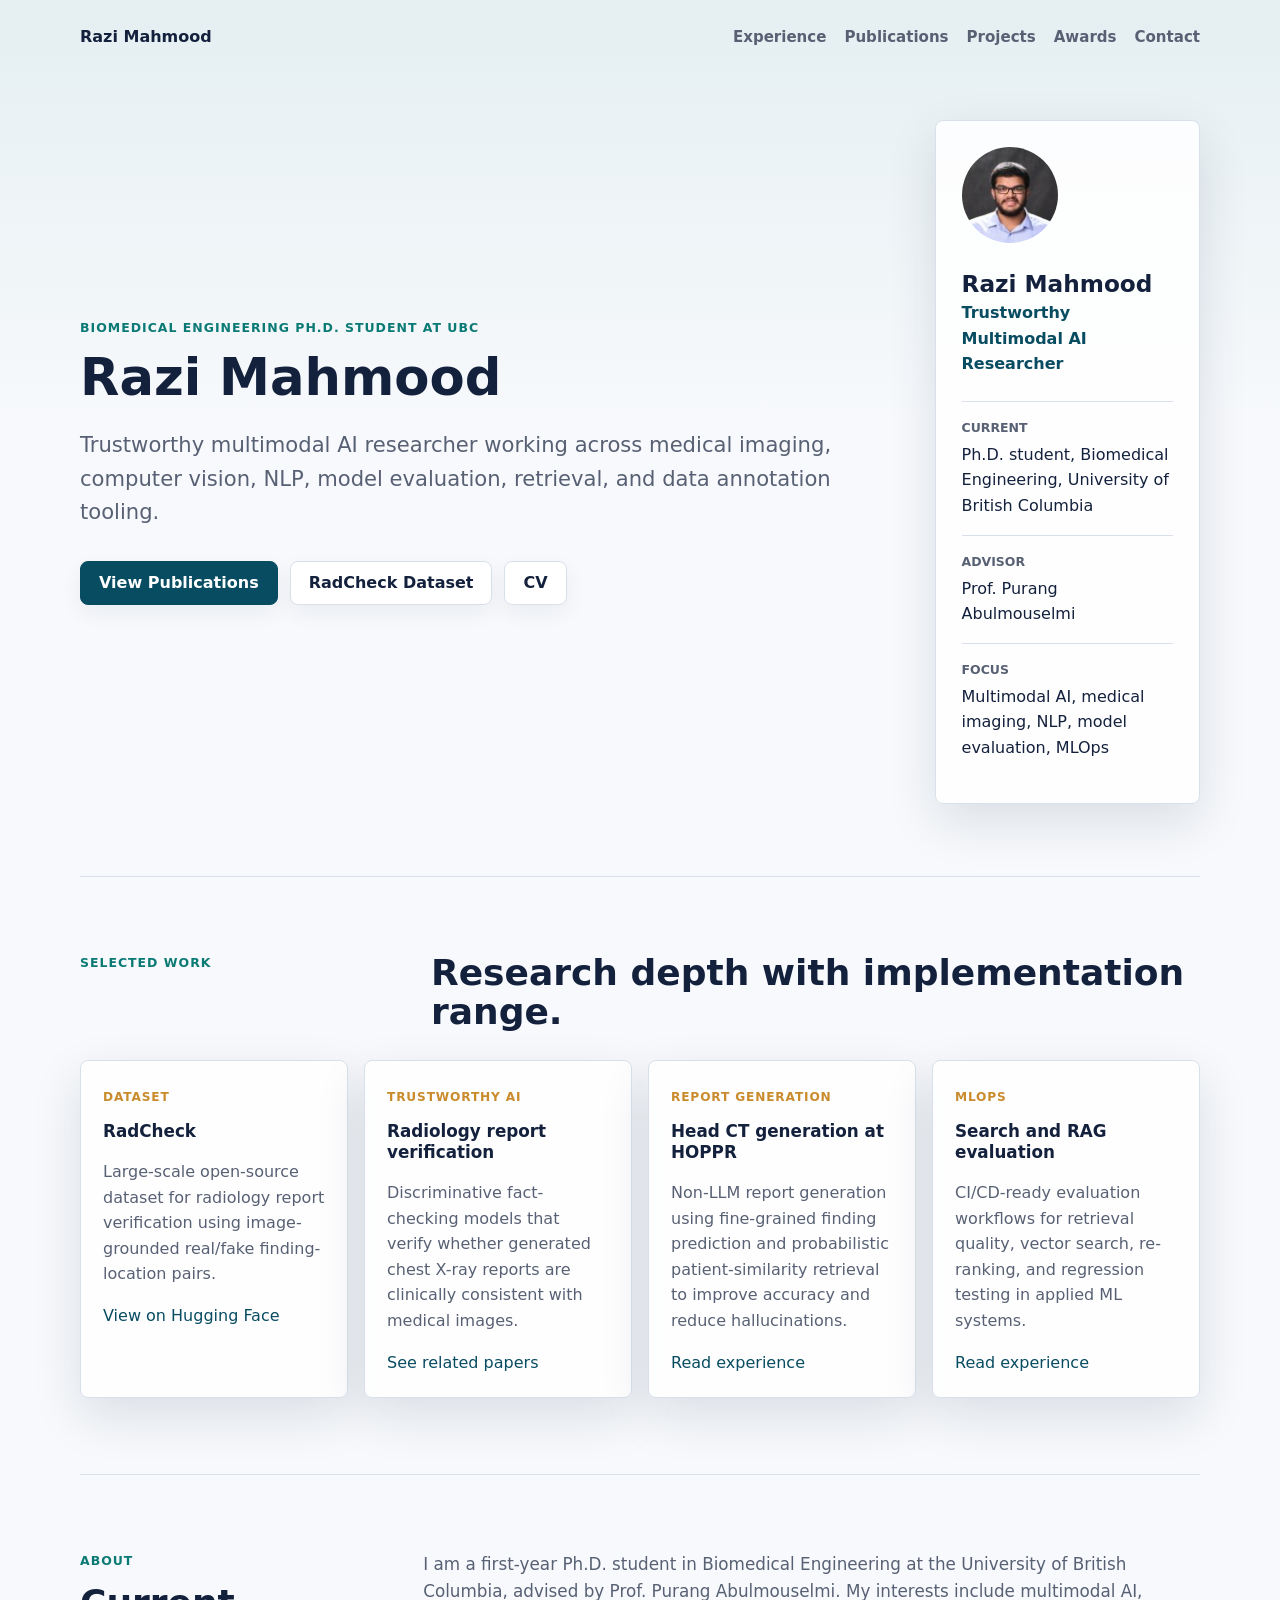
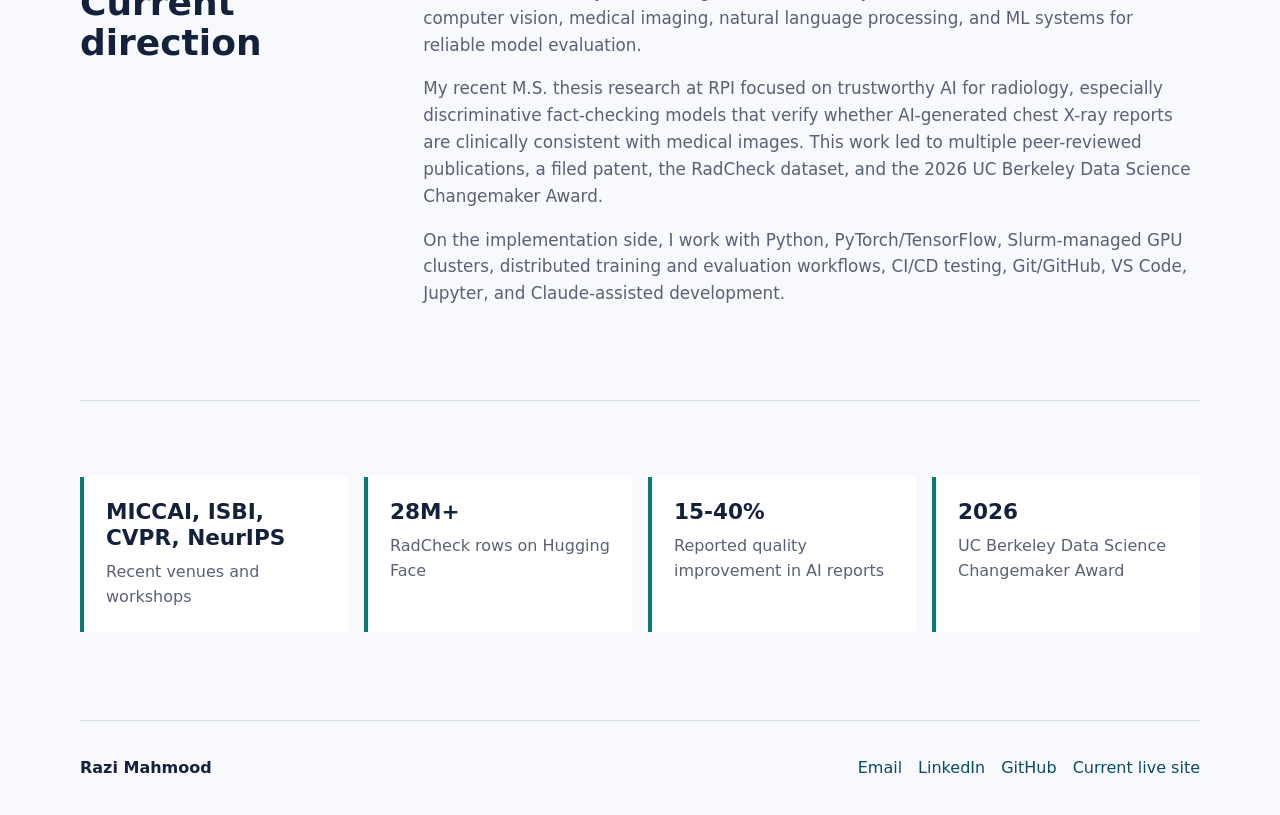
<file: index.html>
<!doctype html>
<html lang="en">
  <head>
    <meta charset="utf-8" />
    <meta name="viewport" content="width=device-width, initial-scale=1" />
    <title>Razi Mahmood | Trustworthy Multimodal AI</title>
    <meta
      name="description"
      content="Razi Mahmood is a Biomedical Engineering Ph.D. student at UBC working across trustworthy multimodal AI, medical imaging, computer vision, NLP, and model evaluation."
    />
    <link rel="stylesheet" href="assets/css/site.css" />
  </head>
  <body>
    <header class="site-header">
      <a class="brand" href="index.html">Razi Mahmood</a>
      <nav class="nav" aria-label="Main navigation">
        <a href="experience.html">Experience</a>
        <a href="publications.html">Publications</a>
        <a href="projects.html">Projects</a>
        <a href="awards.html">Awards</a>
        <a href="contact.html">Contact</a>
      </nav>
    </header>

    <main>
      <section class="hero">
        <div class="hero-copy">
          <p class="eyebrow">Biomedical Engineering Ph.D. Student at UBC</p>
          <h1>Razi Mahmood</h1>
          <p class="lead">
            Trustworthy multimodal AI researcher working across medical imaging, computer vision, NLP,
            model evaluation, retrieval, and data annotation tooling.
          </p>
          <div class="hero-actions">
            <a class="button primary" href="publications.html">View Publications</a>
            <a class="button" href="https://huggingface.co/datasets/razi-mahmood/RadCheck">RadCheck Dataset</a>
            <a class="button" href="reports/RaziMahmood_graduateCV.pdf">CV</a>
          </div>
        </div>
        <aside class="profile-panel" aria-label="Profile summary">
          <img src="images/razipic.jpg" alt="Razi Mahmood" />
          <h2>Razi Mahmood</h2>
          <p>Trustworthy Multimodal AI Researcher</p>
          <dl>
            <div>
              <dt>Current</dt>
              <dd>Ph.D. student, Biomedical Engineering, University of British Columbia</dd>
            </div>
            <div>
              <dt>Advisor</dt>
              <dd>Prof. Purang Abulmouselmi</dd>
            </div>
            <div>
              <dt>Focus</dt>
              <dd>Multimodal AI, medical imaging, NLP, model evaluation, MLOps</dd>
            </div>
          </dl>
        </aside>
      </section>

      <section class="section">
        <div class="section-heading">
          <p class="eyebrow">Selected Work</p>
          <h2>Research depth with implementation range.</h2>
        </div>
        <div class="work-grid">
          <article class="work-card">
            <span class="tag">Dataset</span>
            <h3>RadCheck</h3>
            <p>
              Large-scale open-source dataset for radiology report verification using image-grounded real/fake
              finding-location pairs.
            </p>
            <a href="https://huggingface.co/datasets/razi-mahmood/RadCheck">View on Hugging Face</a>
          </article>
          <article class="work-card">
            <span class="tag">Trustworthy AI</span>
            <h3>Radiology report verification</h3>
            <p>
              Discriminative fact-checking models that verify whether generated chest X-ray reports are clinically
              consistent with medical images.
            </p>
            <a href="publications.html">See related papers</a>
          </article>
          <article class="work-card">
            <span class="tag">Report Generation</span>
            <h3>Head CT generation at HOPPR</h3>
            <p>
              Non-LLM report generation using fine-grained finding prediction and probabilistic patient-similarity
              retrieval to improve accuracy and reduce hallucinations.
            </p>
            <a href="experience.html">Read experience</a>
          </article>
          <article class="work-card">
            <span class="tag">MLOps</span>
            <h3>Search and RAG evaluation</h3>
            <p>
              CI/CD-ready evaluation workflows for retrieval quality, vector search, re-ranking, and regression
              testing in applied ML systems.
            </p>
            <a href="experience.html#ibm-storage">Read experience</a>
          </article>
        </div>
      </section>

      <section class="section split">
        <div>
          <p class="eyebrow">About</p>
          <h2>Current direction</h2>
        </div>
        <div class="prose">
          <p>
            I am a first-year Ph.D. student in Biomedical Engineering at the University of British Columbia, advised by
            Prof. Purang Abulmouselmi. My interests include multimodal AI, computer vision, medical imaging, natural
            language processing, and ML systems for reliable model evaluation.
          </p>
          <p>
            My recent M.S. thesis research at RPI focused on trustworthy AI for radiology, especially discriminative
            fact-checking models that verify whether AI-generated chest X-ray reports are clinically consistent with
            medical images. This work led to multiple peer-reviewed publications, a filed patent, the RadCheck dataset,
            and the 2026 UC Berkeley Data Science Changemaker Award.
          </p>
          <p>
            On the implementation side, I work with Python, PyTorch/TensorFlow, Slurm-managed GPU clusters,
            distributed training and evaluation workflows, CI/CD testing, Git/GitHub, VS Code, Jupyter, and
            Claude-assisted development.
          </p>
        </div>
      </section>

      <section class="section metrics">
        <div>
          <strong>MICCAI, ISBI, CVPR, NeurIPS</strong>
          <span>Recent venues and workshops</span>
        </div>
        <div>
          <strong>28M+</strong>
          <span>RadCheck rows on Hugging Face</span>
        </div>
        <div>
          <strong>15-40%</strong>
          <span>Reported quality improvement in AI reports</span>
        </div>
        <div>
          <strong>2026</strong>
          <span>UC Berkeley Data Science Changemaker Award</span>
        </div>
      </section>
    </main>

    <footer class="site-footer">
      <p>Razi Mahmood</p>
      <div>
        <a href="mailto:raziuddin.mahmood@gmail.com">Email</a>
        <a href="https://www.linkedin.com/in/razi-mahmood/">LinkedIn</a>
        <a href="https://github.com/Razi-Mahmood">GitHub</a>
        <a href="https://razi-mahmood.github.io/">Current live site</a>
      </div>
    </footer>
  </body>
</html>
</file>
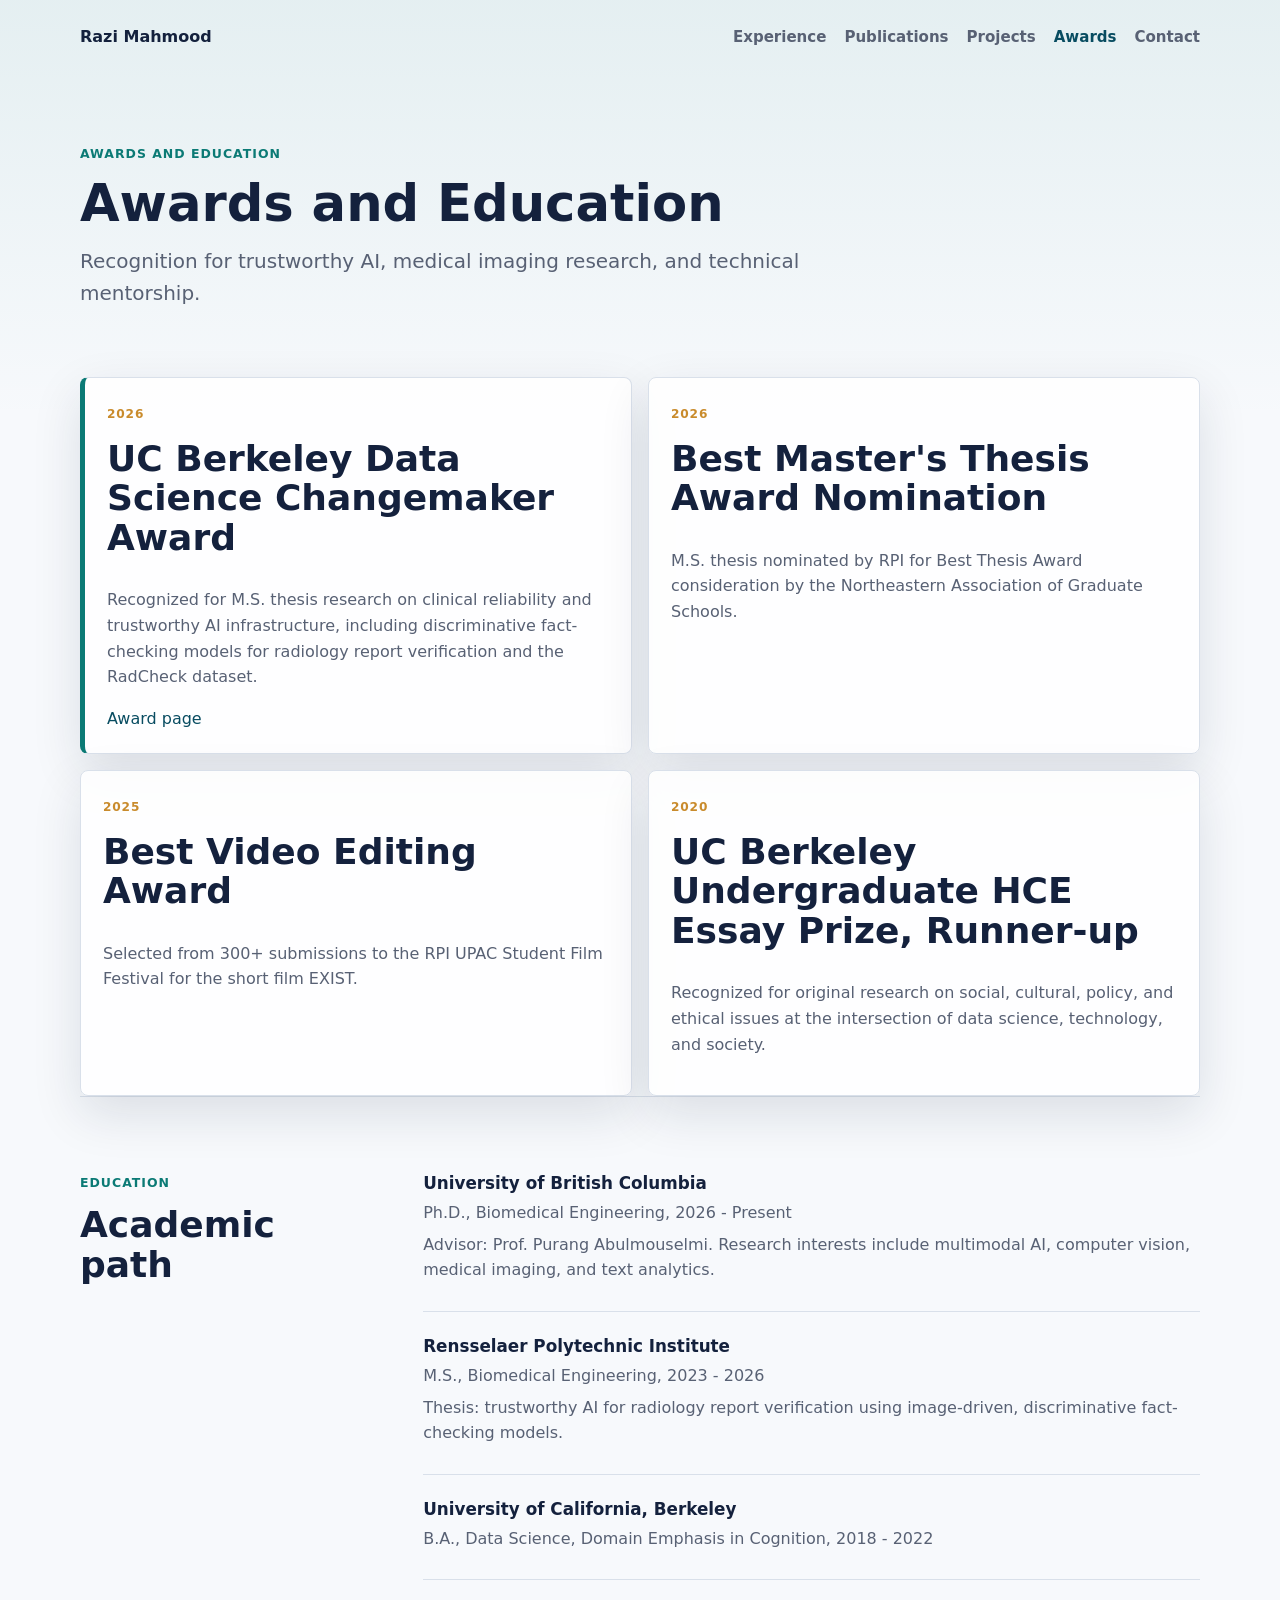
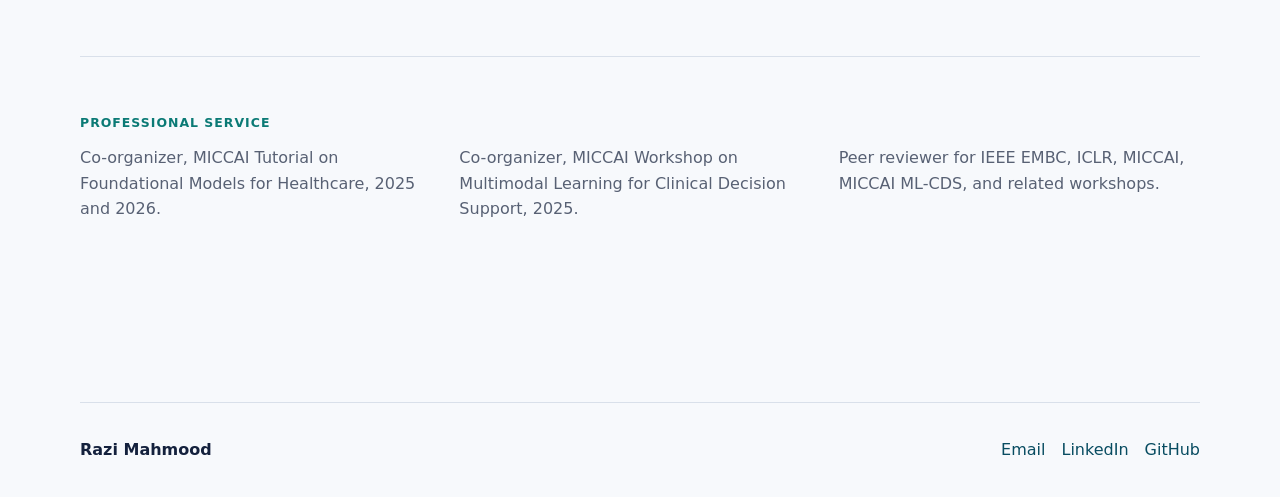
<file: awards.html>
<!doctype html>
<html lang="en">
  <head>
    <meta charset="utf-8" />
    <meta name="viewport" content="width=device-width, initial-scale=1" />
    <title>Awards and Education | Razi Mahmood</title>
    <meta name="description" content="Education, awards, and service for Razi Mahmood." />
    <link rel="stylesheet" href="assets/css/site.css" />
  </head>
  <body>
    <header class="site-header">
      <a class="brand" href="index.html">Razi Mahmood</a>
      <nav class="nav" aria-label="Main navigation">
        <a href="experience.html">Experience</a>
        <a href="publications.html">Publications</a>
        <a href="projects.html">Projects</a>
        <a href="awards.html" aria-current="page">Awards</a>
        <a href="contact.html">Contact</a>
      </nav>
    </header>

    <main class="page">
      <section class="page-hero">
        <p class="eyebrow">Awards and Education</p>
        <h1>Awards and Education</h1>
        <p class="page-lead">Recognition for trustworthy AI, medical imaging research, and technical mentorship.</p>
      </section>

      <section class="award-list">
        <article class="award-card highlight">
          <span>2026</span>
          <h2>UC Berkeley Data Science Changemaker Award</h2>
          <p>
            Recognized for M.S. thesis research on clinical reliability and trustworthy AI infrastructure, including
            discriminative fact-checking models for radiology report verification and the RadCheck dataset.
          </p>
          <a href="https://cdss.berkeley.edu/dsus/2026-data-science-alumni-award-recipients">Award page</a>
        </article>

        <article class="award-card">
          <span>2026</span>
          <h2>Best Master's Thesis Award Nomination</h2>
          <p>
            M.S. thesis nominated by RPI for Best Thesis Award consideration by the Northeastern Association of
            Graduate Schools.
          </p>
        </article>

        <article class="award-card">
          <span>2025</span>
          <h2>Best Video Editing Award</h2>
          <p>Selected from 300+ submissions to the RPI UPAC Student Film Festival for the short film EXIST.</p>
        </article>

        <article class="award-card">
          <span>2020</span>
          <h2>UC Berkeley Undergraduate HCE Essay Prize, Runner-up</h2>
          <p>
            Recognized for original research on social, cultural, policy, and ethical issues at the intersection of
            data science, technology, and society.
          </p>
        </article>
      </section>

      <section class="section split">
        <div>
          <p class="eyebrow">Education</p>
          <h2>Academic path</h2>
        </div>
        <div class="education-list">
          <article>
            <h3>University of British Columbia</h3>
            <p>Ph.D., Biomedical Engineering, 2026 - Present</p>
            <p>Advisor: Prof. Purang Abulmouselmi. Research interests include multimodal AI, computer vision, medical imaging, and text analytics.</p>
          </article>
          <article>
            <h3>Rensselaer Polytechnic Institute</h3>
            <p>M.S., Biomedical Engineering, 2023 - 2026</p>
            <p>Thesis: trustworthy AI for radiology report verification using image-driven, discriminative fact-checking models.</p>
          </article>
          <article>
            <h3>University of California, Berkeley</h3>
            <p>B.A., Data Science, Domain Emphasis in Cognition, 2018 - 2022</p>
          </article>
        </div>
      </section>

      <section class="section compact">
        <p class="eyebrow">Professional Service</p>
        <div class="text-columns">
          <p>Co-organizer, MICCAI Tutorial on Foundational Models for Healthcare, 2025 and 2026.</p>
          <p>Co-organizer, MICCAI Workshop on Multimodal Learning for Clinical Decision Support, 2025.</p>
          <p>Peer reviewer for IEEE EMBC, ICLR, MICCAI, MICCAI ML-CDS, and related workshops.</p>
        </div>
      </section>
    </main>

    <footer class="site-footer">
      <p>Razi Mahmood</p>
      <div>
        <a href="mailto:raziuddin.mahmood@gmail.com">Email</a>
        <a href="https://www.linkedin.com/in/razi-mahmood/">LinkedIn</a>
        <a href="https://github.com/Razi-Mahmood">GitHub</a>
      </div>
    </footer>
  </body>
</html>
</file>
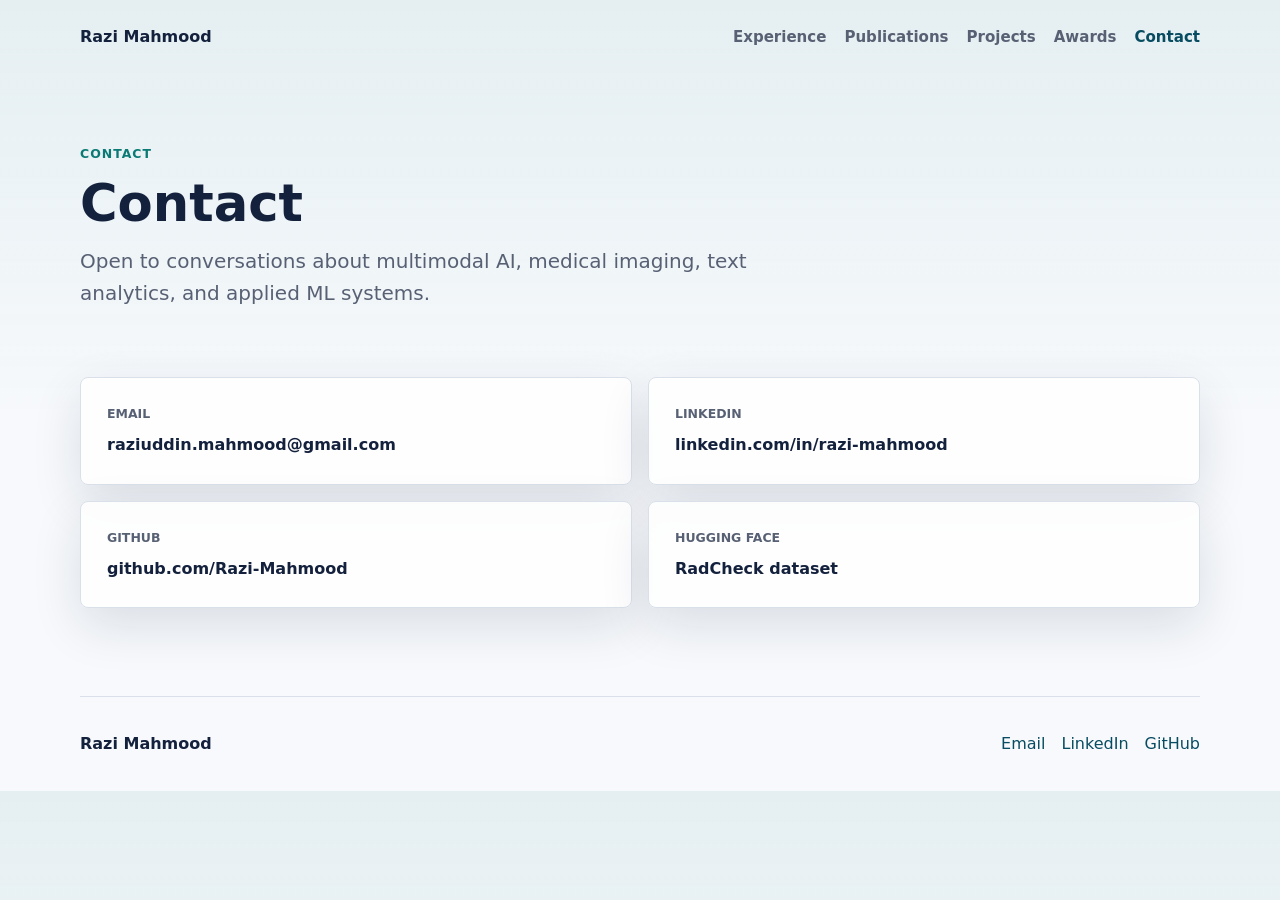
<file: contact.html>
<!doctype html>
<html lang="en">
  <head>
    <meta charset="utf-8" />
    <meta name="viewport" content="width=device-width, initial-scale=1" />
    <title>Contact | Razi Mahmood</title>
    <meta name="description" content="Contact links for Razi Mahmood." />
    <link rel="stylesheet" href="assets/css/site.css" />
  </head>
  <body>
    <header class="site-header">
      <a class="brand" href="index.html">Razi Mahmood</a>
      <nav class="nav" aria-label="Main navigation">
        <a href="experience.html">Experience</a>
        <a href="publications.html">Publications</a>
        <a href="projects.html">Projects</a>
        <a href="awards.html">Awards</a>
        <a href="contact.html" aria-current="page">Contact</a>
      </nav>
    </header>

    <main class="page contact-page">
      <section class="page-hero">
        <p class="eyebrow">Contact</p>
        <h1>Contact</h1>
        <p class="page-lead">Open to conversations about multimodal AI, medical imaging, text analytics, and applied ML systems.</p>
      </section>

      <section class="contact-grid">
        <a class="contact-card" href="mailto:raziuddin.mahmood@gmail.com">
          <span>Email</span>
          <strong>raziuddin.mahmood@gmail.com</strong>
        </a>
        <a class="contact-card" href="https://www.linkedin.com/in/razi-mahmood/">
          <span>LinkedIn</span>
          <strong>linkedin.com/in/razi-mahmood</strong>
        </a>
        <a class="contact-card" href="https://github.com/Razi-Mahmood">
          <span>GitHub</span>
          <strong>github.com/Razi-Mahmood</strong>
        </a>
        <a class="contact-card" href="https://huggingface.co/datasets/razi-mahmood/RadCheck">
          <span>Hugging Face</span>
          <strong>RadCheck dataset</strong>
        </a>
      </section>
    </main>

    <footer class="site-footer">
      <p>Razi Mahmood</p>
      <div>
        <a href="mailto:raziuddin.mahmood@gmail.com">Email</a>
        <a href="https://www.linkedin.com/in/razi-mahmood/">LinkedIn</a>
        <a href="https://github.com/Razi-Mahmood">GitHub</a>
      </div>
    </footer>
  </body>
</html>
</file>
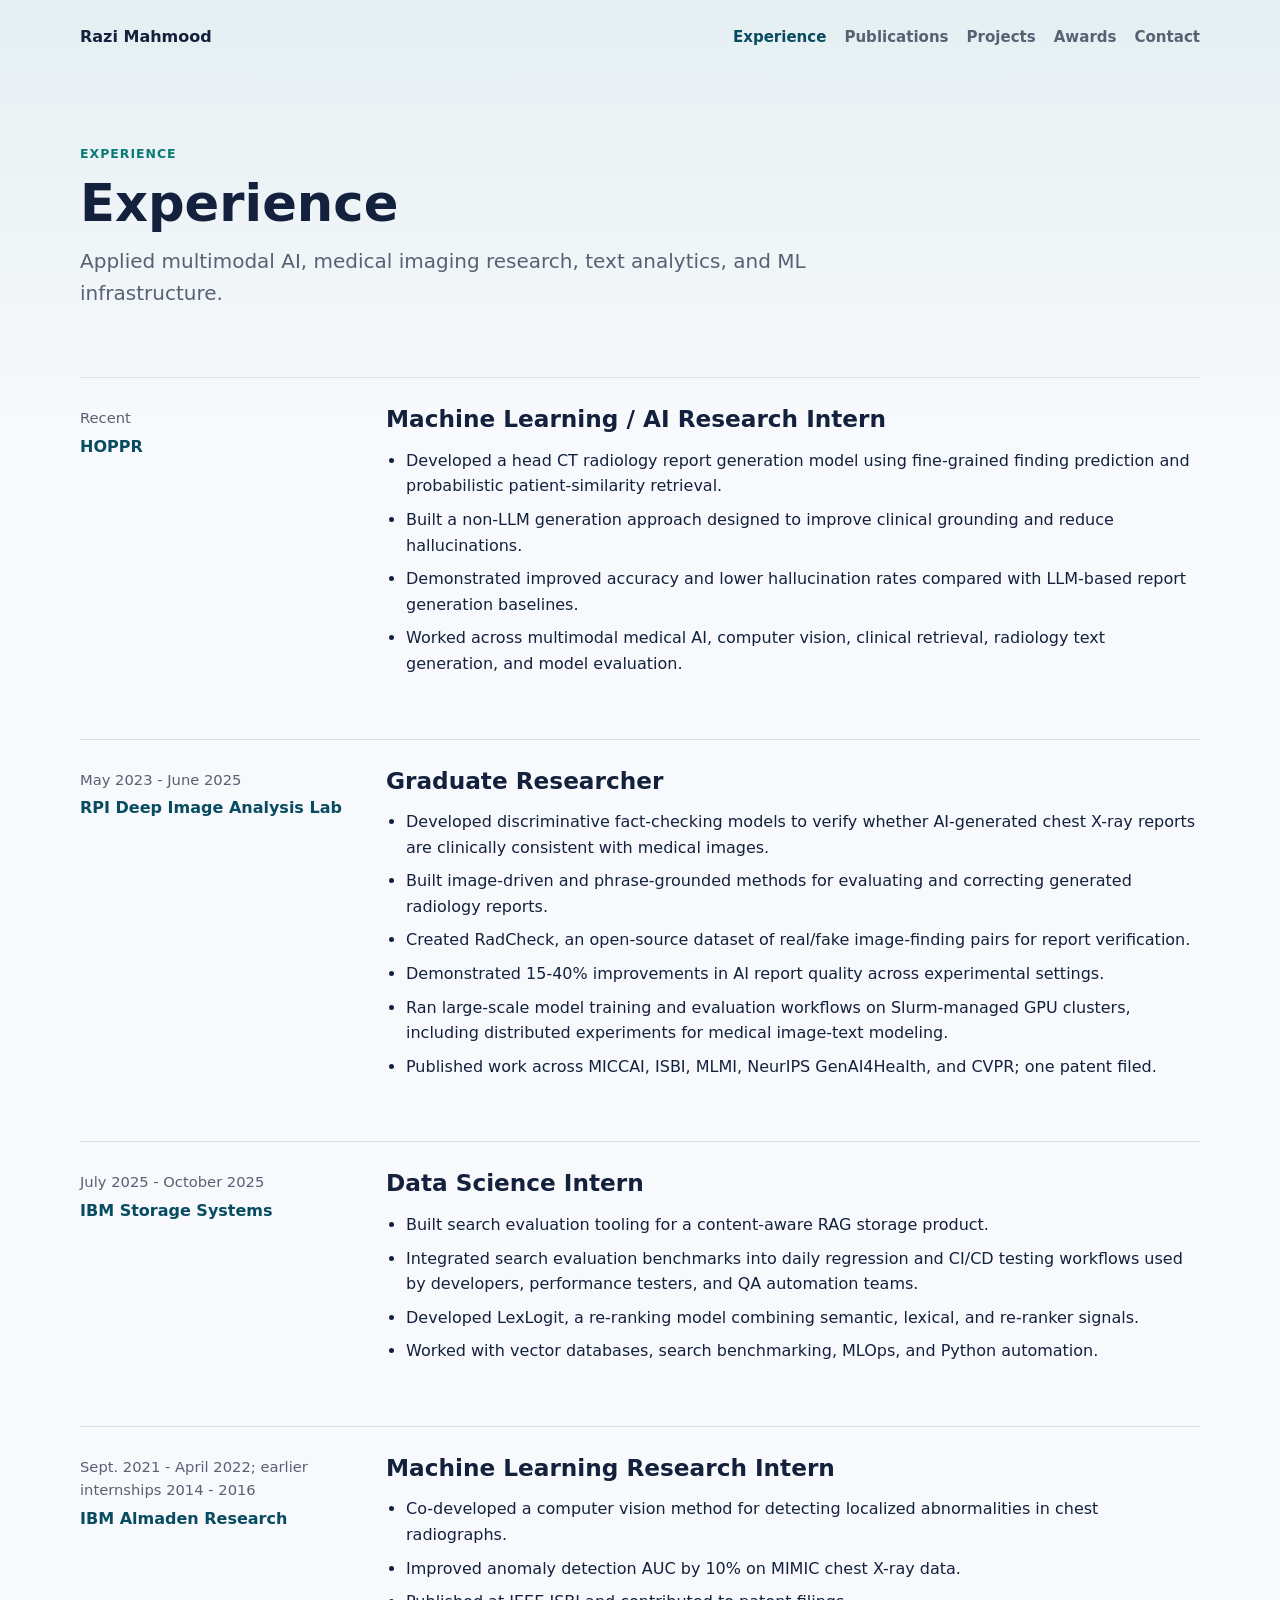
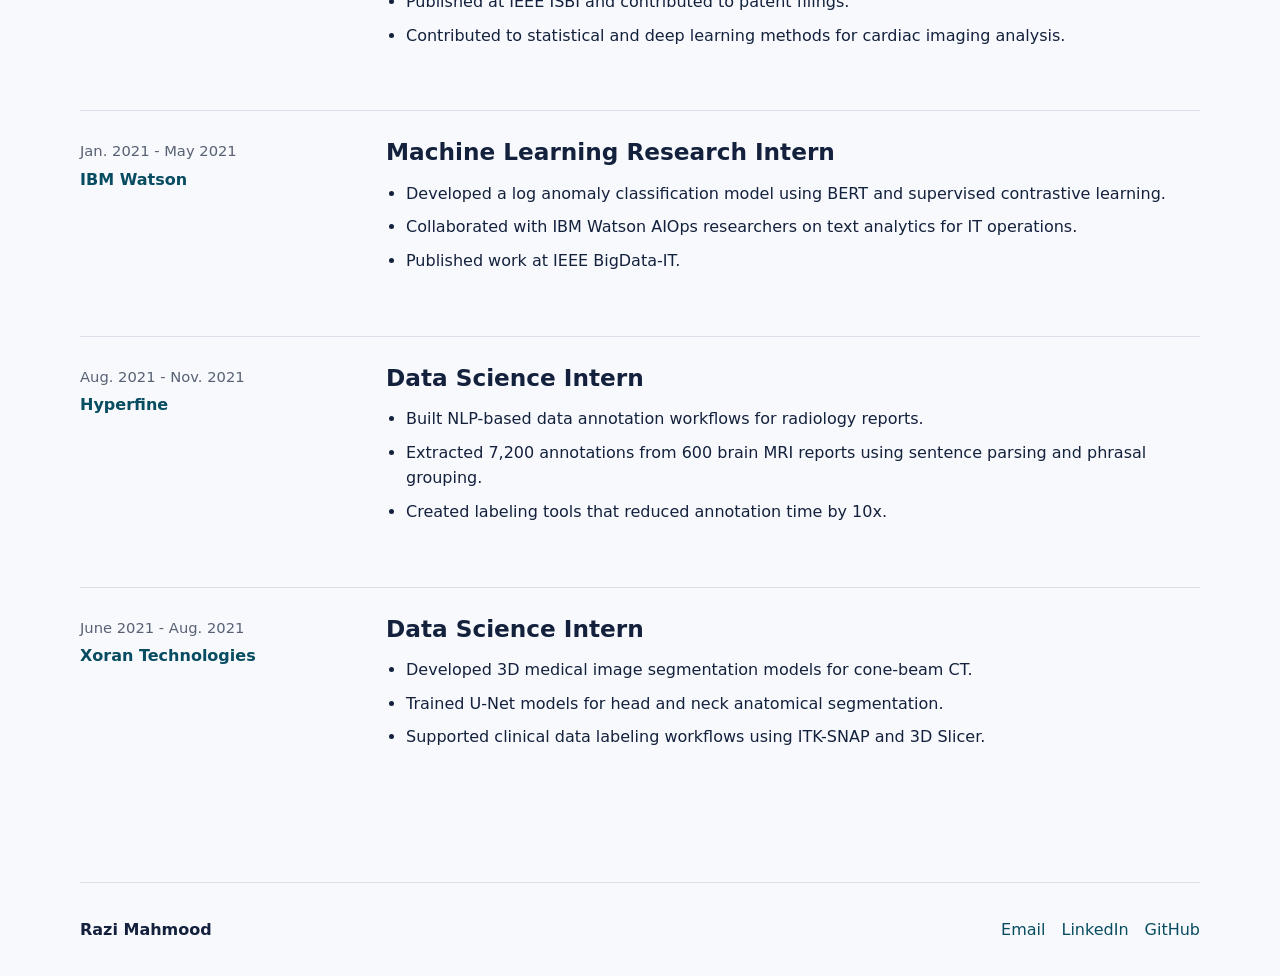
<file: experience.html>
<!doctype html>
<html lang="en">
  <head>
    <meta charset="utf-8" />
    <meta name="viewport" content="width=device-width, initial-scale=1" />
    <title>Experience | Razi Mahmood</title>
    <meta name="description" content="Research and engineering experience for Razi Mahmood." />
    <link rel="stylesheet" href="assets/css/site.css" />
  </head>
  <body>
    <header class="site-header">
      <a class="brand" href="index.html">Razi Mahmood</a>
      <nav class="nav" aria-label="Main navigation">
        <a href="experience.html" aria-current="page">Experience</a>
        <a href="publications.html">Publications</a>
        <a href="projects.html">Projects</a>
        <a href="awards.html">Awards</a>
        <a href="contact.html">Contact</a>
      </nav>
    </header>

    <main class="page">
      <section class="page-hero">
        <p class="eyebrow">Experience</p>
        <h1>Experience</h1>
        <p class="page-lead">Applied multimodal AI, medical imaging research, text analytics, and ML infrastructure.</p>
      </section>

      <section class="timeline">
        <article class="timeline-item">
          <div class="timeline-meta">
            <span>Recent</span>
            <strong>HOPPR</strong>
          </div>
          <div class="timeline-body">
            <h2>Machine Learning / AI Research Intern</h2>
            <ul>
              <li>Developed a head CT radiology report generation model using fine-grained finding prediction and probabilistic patient-similarity retrieval.</li>
              <li>Built a non-LLM generation approach designed to improve clinical grounding and reduce hallucinations.</li>
              <li>Demonstrated improved accuracy and lower hallucination rates compared with LLM-based report generation baselines.</li>
              <li>Worked across multimodal medical AI, computer vision, clinical retrieval, radiology text generation, and model evaluation.</li>
            </ul>
          </div>
        </article>

        <article class="timeline-item">
          <div class="timeline-meta">
            <span>May 2023 - June 2025</span>
            <strong>RPI Deep Image Analysis Lab</strong>
          </div>
          <div class="timeline-body">
            <h2>Graduate Researcher</h2>
            <ul>
              <li>Developed discriminative fact-checking models to verify whether AI-generated chest X-ray reports are clinically consistent with medical images.</li>
              <li>Built image-driven and phrase-grounded methods for evaluating and correcting generated radiology reports.</li>
              <li>Created RadCheck, an open-source dataset of real/fake image-finding pairs for report verification.</li>
              <li>Demonstrated 15-40% improvements in AI report quality across experimental settings.</li>
              <li>Ran large-scale model training and evaluation workflows on Slurm-managed GPU clusters, including distributed experiments for medical image-text modeling.</li>
              <li>Published work across MICCAI, ISBI, MLMI, NeurIPS GenAI4Health, and CVPR; one patent filed.</li>
            </ul>
          </div>
        </article>

        <article class="timeline-item" id="ibm-storage">
          <div class="timeline-meta">
            <span>July 2025 - October 2025</span>
            <strong>IBM Storage Systems</strong>
          </div>
          <div class="timeline-body">
            <h2>Data Science Intern</h2>
            <ul>
              <li>Built search evaluation tooling for a content-aware RAG storage product.</li>
              <li>Integrated search evaluation benchmarks into daily regression and CI/CD testing workflows used by developers, performance testers, and QA automation teams.</li>
              <li>Developed LexLogit, a re-ranking model combining semantic, lexical, and re-ranker signals.</li>
              <li>Worked with vector databases, search benchmarking, MLOps, and Python automation.</li>
            </ul>
          </div>
        </article>

        <article class="timeline-item">
          <div class="timeline-meta">
            <span>Sept. 2021 - April 2022; earlier internships 2014 - 2016</span>
            <strong>IBM Almaden Research</strong>
          </div>
          <div class="timeline-body">
            <h2>Machine Learning Research Intern</h2>
            <ul>
              <li>Co-developed a computer vision method for detecting localized abnormalities in chest radiographs.</li>
              <li>Improved anomaly detection AUC by 10% on MIMIC chest X-ray data.</li>
              <li>Published at IEEE ISBI and contributed to patent filings.</li>
              <li>Contributed to statistical and deep learning methods for cardiac imaging analysis.</li>
            </ul>
          </div>
        </article>

        <article class="timeline-item">
          <div class="timeline-meta">
            <span>Jan. 2021 - May 2021</span>
            <strong>IBM Watson</strong>
          </div>
          <div class="timeline-body">
            <h2>Machine Learning Research Intern</h2>
            <ul>
              <li>Developed a log anomaly classification model using BERT and supervised contrastive learning.</li>
              <li>Collaborated with IBM Watson AIOps researchers on text analytics for IT operations.</li>
              <li>Published work at IEEE BigData-IT.</li>
            </ul>
          </div>
        </article>

        <article class="timeline-item">
          <div class="timeline-meta">
            <span>Aug. 2021 - Nov. 2021</span>
            <strong>Hyperfine</strong>
          </div>
          <div class="timeline-body">
            <h2>Data Science Intern</h2>
            <ul>
              <li>Built NLP-based data annotation workflows for radiology reports.</li>
              <li>Extracted 7,200 annotations from 600 brain MRI reports using sentence parsing and phrasal grouping.</li>
              <li>Created labeling tools that reduced annotation time by 10x.</li>
            </ul>
          </div>
        </article>

        <article class="timeline-item">
          <div class="timeline-meta">
            <span>June 2021 - Aug. 2021</span>
            <strong>Xoran Technologies</strong>
          </div>
          <div class="timeline-body">
            <h2>Data Science Intern</h2>
            <ul>
              <li>Developed 3D medical image segmentation models for cone-beam CT.</li>
              <li>Trained U-Net models for head and neck anatomical segmentation.</li>
              <li>Supported clinical data labeling workflows using ITK-SNAP and 3D Slicer.</li>
            </ul>
          </div>
        </article>
      </section>
    </main>

    <footer class="site-footer">
      <p>Razi Mahmood</p>
      <div>
        <a href="mailto:raziuddin.mahmood@gmail.com">Email</a>
        <a href="https://www.linkedin.com/in/razi-mahmood/">LinkedIn</a>
        <a href="https://github.com/Razi-Mahmood">GitHub</a>
      </div>
    </footer>
  </body>
</html>
</file>
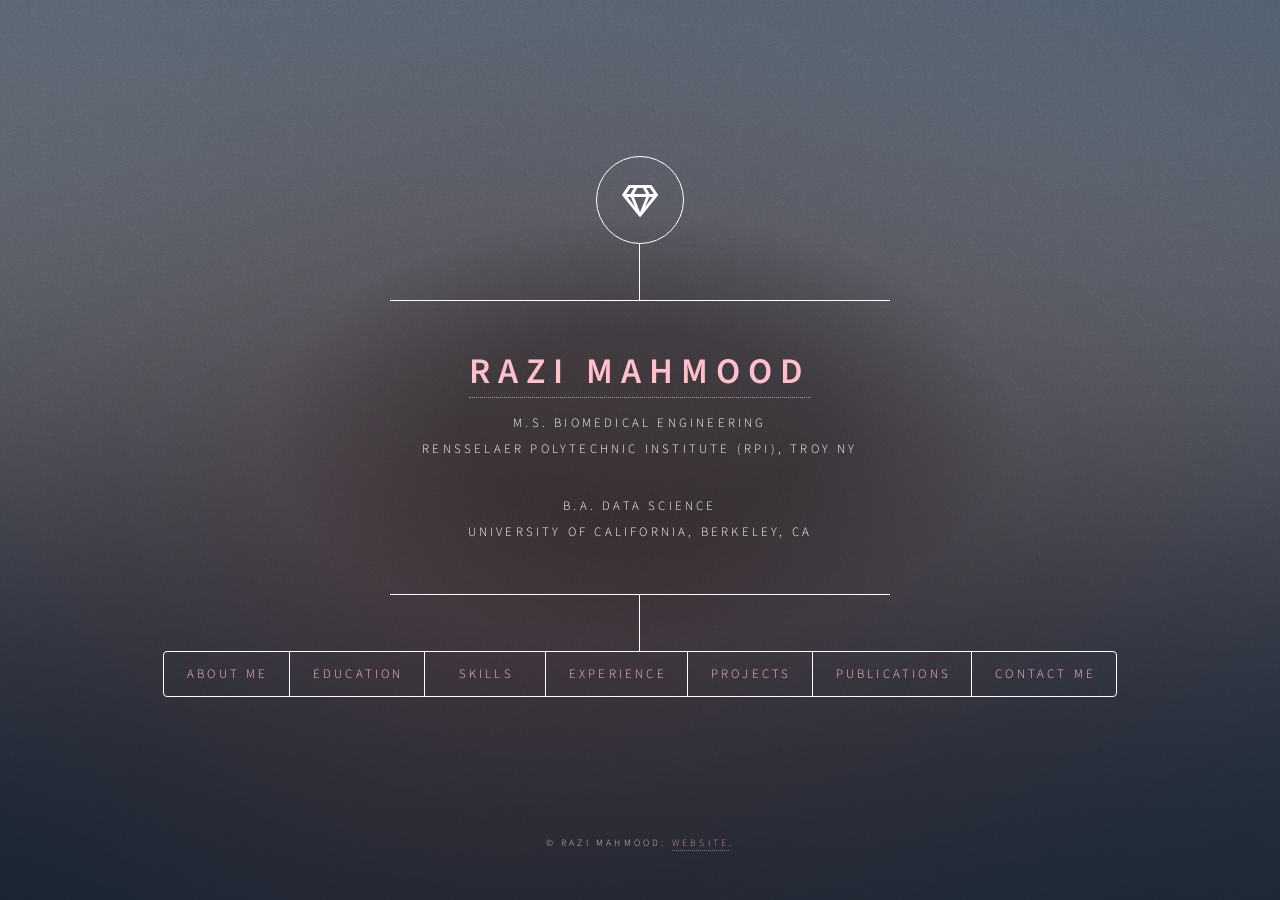
<file: index_bkup.html>
<!DOCTYPE HTML>
<!--
	Dimension by HTML5 UP
	html5up.net | @ajlkn
	Free for personal and commercial use under the CCA 3.0 license (html5up.net/license)
-->
<html>
	<head>
		<title>Razi Mahmood Home Page|Data Scientist| Deep Learning| Model Building</title>
		<meta charset="utf-8" />
		<meta name="viewport" content="width=device-width, initial-scale=1, user-scalable=no" />
		<link rel="stylesheet" href="assets/css/main.css" />
		<noscript><link rel="stylesheet" href="assets/css/noscript.css" /></noscript>
		<style>
			a:link {
			  color: pink;
			  background-color: transparent;
			  text-decoration: none;
			}
			a:visited {
			  color: yellow;
			  background-color: transparent;
			  text-decoration: none;
			}
			a:hover {
			  color: red;
			  background-color: transparent;
			  text-decoration: underline;
			}
			a:active {
			  color: yellow;
			  background-color: transparent;
			  text-decoration: underline;
			}
		</style>
	</head>
	<body class="is-preload">

		<!-- Wrapper -->
			<div id="wrapper">

				<!-- Header -->
					<header id="header">
						<div class="logo">
							<span class="icon fa-gem"></span>
						</div>
						<div class="content">
							<div class="inner">
								<h1><a href="#intro">Razi Mahmood</a></h1>
								<p> M.S. Biomedical Engineering<br>
								 Rensselaer Polytechnic Institute (RPI), Troy NY </p>
								<p>B.A. Data Science <br>
								University of California, Berkeley, CA</p>
							</div>
						</div>
						<nav>
							<ul>
								<li><a href="#intro">About Me</a></li>
								<li><a href="#education">Education</a></li>
								<li><a href="#skills">Skills</a></li>
								<li><a href="#experience">Experience</a></li>
								<li><a href="#projects">Projects</a></li>
								<li><a href="#pubs">Publications</a></li>
								<li><a href="#contact">Contact Me</a></li>
								<!--<li><a href="#elements">Elements</a></li>-->
							</ul>
						</nav>
					</header>

				<!-- Main -->
					<div id="main">

						<!-- Intro -->
							<article id="intro">
								<h2 class="major">About Me</h2>
								<!-- <center><img src="images/razipic.jpg" width=100 height=100 alt="" /></center> -->
								
								<p>I am a graduate student at Rensselaer Polytechnic Institute studying multimodal machine learning for medical imaging and beyond in the BME Department. Prior to this, I was an undergraduate at UC Berkeley Data Science majoring in data science with a domain emphasis on cognition. </p>
								<p>	I am a team-oriented research-focused graduate student with data science internship experience to solve real-world problems ranging from IT Ops, Neurotech, e-Commerce to Healthcare.
									 I have used statistical and deep-learning-based AI models in NLP, computer vision, and medical imaging. 
									 I am interested in basic exploratory data analysis, particularly to answer research questions.
									 I am also interested in interfacing with domain experts to learn new topics, analyze their data and communicate the findings to the corresponding business stakeholders.
								</p>
								<p>
									Throughout undergraduate and high school, I have done several data science and CS projects in various domains ranging from medical imaging, computer vision, NLP, and population health.
									For a concise summary, please see my <a href="./reports/RaziMahmood_graduateCV.pdf">CV</a>.
								</p>

							</article>

						<!-- Education -->
							<article id="education">
								<h2 class="major">Education/Courses Taken</h2>
								<span class="image main"><img src="images/pic01.jpg" height=50 alt="" /></span>
								<ul>
								<li>M.S. Biomedical Engineering, Dept. of Biomedical Engineering, Rensselaer Polytechnic Institute (RPI), August 2025. 
								</li>
						
								<li>B.A. Data Science, University of California, Berkeley, May 2022
								</li>
								<p> Studied Data Science with a domain emphasis in Cognition at UC Berkeley.</p>
									<p>Here are the relevant courses I’ve taken in past semesters that are related to my experiences studying within the Data Science and Computer Science fields.</p>
									<p>In addition, I have taken a few courses in machine learning and cloud computing on Coursera.</p>
									<div class="course table">
										<table>
											<tr>
											<th>Course Number</th>
											<th>Course Title</th>
											<th>Term</th>
											</tr>
												<tr>
													<td>CS 61A</td>
													<td>Structure & Interpretation of Computer Programs</td>
													<td>Spring 2019</td>
												</tr>
												<tr>
													<td>CS 61B</td>
													<td>Data Structures</td>
													<td>Fall 2019</td>
												</tr>
												<tr>
													<td>CS 61C</td>
													<td>Great Ideas of Computer Architecture (Machine Structures)</td>
													<td>Fall 2020</td>
												</tr>
												<tr>
													<td>CS 70</td>
													<td>Discrete Math & Probability</td>
													<td>Spring 2020</td>
												</tr>
												<tr>
													<td>CS 188</td>
													<td>Introduction to Artificial Intelligence</td>
													<td>Fall 2020</td>
												</tr>
												<tr>
													<td>DATA 8</td>
													<td>Foundations of Data Science</td>
													<td>Fall 2018</td>
												</tr>
												<tr>
													<td>DATA 100</td>
													<td>Principles & Techniques of Data Science</td>
													<td>Spring 2020</td>
												</tr>
												<tr>
													<td>DATA 102</td>
													<td>Data, Inference, Decision Modeling</td>
													<td>Fall 2021</td>
												</tr>
												<tr>
													<td>DATA 104</td>
													<td>Human Contexts and Ethics of Data</td>
													<td>Spring 2020</td>
												</tr>
												<tr>
													<td>DATA 140</td>
													<td>Probability for Data Science</td>
													<td>Spring 2021</td>
												</tr>
												<tr>
													<td>COGSCI 1</td>
													<td>Introduction to Cognitive Science</td>
													<td>Summer 2020</td>
												</tr>
												<tr>
													<td>COGSCI C100</td>
													<td>Basic Issues in Cognition</td>
													<td>Spring 2021</td>
												</tr>
												<tr>
													<td>COGSCI C131</td>
													<td>Computational Models in Cognition</td>
													<td>Fall 2021</td>
												</tr>
												<tr>
													<td>ELENG 198</td>
													<td>Introduction to Neurotechnology</td>
													<td>Fall 2021</td>
												</tr>
												<tr>
													<td>ENVECON 118</td>
													<td>Introductory Applied Econometrics</td>
													<td>Fall 2021</td>
												</tr>
												<tr>
													<td>INFO 159</td>
													<td>Natural Language Processing</td>
													<td>Spring 2022</td>
												</tr>
										</table>
									</div> 
							</article>
						<!-- Skills-->
							<article id="skills">
								<h2 class="major">Skills</h2>
									<nav>
										<ul>
											<li><b>Programming Languages</b></li>
											<p>Python (4+ years), Java, R,  C, Matlab, SQL, HTML, Javascript</p>
											<li><b>Tools & Databases</b></li>
											<p>Jupyter Notebook, Eclipse, Visual Studio, Sublime, Deepnote, IntelliJ, MySQL, VIM, VI, Logism, ITKSnap, 3D Slicer, Adobe Premiere Pro, Unity, Maya</p>
											<li><b>ML Platforms, Libraries, &  Models </b></li>
											<p> TensorFlow, Keras, PyTorch
											<br>
											Pandas, Scikit-learn, Scipy, Seaborn, Numpy, Nltk, Gensim, Matplotlib, Tidyverse, SimpleITK, OpenCV, Matplotlib, Pyplot.
											<br>
											Word2Vec, BERT, BioBERT, Clinical BERT, Resnet50, Resnet101, VGG16, U-net, LSTM, Auto-encoders, OpenAI models (GPT3/4, CLIP, DALL-E)</p>
											<li><b>Cloud Platform Technologies</b></li>
											<p>Docker, Flask, Linux, Git, Webservers (Tomcat),  Big Data (S3, Hadoop), AWS, Familiarity with DevOps </p>
											<li><b>Data Science Skills</b></li>
											<p>Deep Learning, Machine Learning, Data Science, Data Analysis, Statistics, Data Visualization, Technical presentation skills
											<br>
											Data preparation, processing, cleansing, standardization, data analysis, ETL and visualization. 
											
										</ul>
									</nav>					
							</article>

						<!-- Work Experience-->
							<article id="experience">
								<nav>
										<ul>
											<li><a href="#research"><b><u>Research Experience</u></b></a></li>
											<li><a href="#summer"><b><u>Summer Internships</u></b></a></li>
										</ul>
								</nav>
								
								<a id="research"><h2 class="major">Research/Academic Experience</a></h2>
								<nav>
										<b>	<a href="./reports/MLMIPaper.pdf">Fact-checking for Generative AI</a>, RPI Pre-Graduate Research	May 2023-Sept. 2023</a></b><br>
											<ul>
												<li>Pre-graduate school independent research on image-driven fact-checking of AI-generated textual reports for chest X-ray imaging under the guidance of Prof. Pingkun Yan from RPI and radiologist Dr. Mannudeep Kalra from Harvard/MGH. </li>
												<li>Developed a new <b> fact-checking AI model</b>> (AUC=0.87) by training on pairs of real and fake report sentences with imaging to correct AI-generated reports using CLIP encodings transformed to a higher-dimensional space for classification.</li>
												<li>Result showed 15% quality improvement over AI reports. First work to fact-check AI-generated radiology reports. Contributing fake report dataset to open source.</li>
												<li><a href="./reports/MLMIPaper.pdf">Research paper </a>published in Proc. MLMI and was an oral presentation at Machine Learning in Medical Imaging (MLMI) Workshop at MICCAI, 2023. </li>
											</ul>

										<b><a href="https://www.ibm.com/watson">IBM Watson (Jan-May'21)</a></b><br>
											<ul>
												<li>Gained NLP research experience in the IBM Watson NLP team led by Dr. Rama Akkiraju, CTO of Watson AI Ops and mentored by Xiatong Liu, Data Science Manager. </li>
												<li>Developed a novel <b><i>log anomaly classification algorithm</i></b> combining BERT language modeling of IT logs with supervised contrastive learning.</li>
												<li>The resulting algorithm achieved an overall accuracy of 97.32% on a dataset of 10000 HDFS system logs and outperformed other machine learning algorithms. Research paper under preparation.</li>
												<li>Work involved using Spacy NLP library, BERT sentence transformed from Huggingface on PyTorch, and supervised contrastive learning model modeled after a <a href="https://arxiv.org/abs/2004.11362">NeurIPS2020 paper </a>.  </li>
											</ul>
										<b>Academic Development Committee Mentor, Data Science Society(DSS), UC Berkeley (Aug'21-present)</b></a><br>
											<ul>
												<li> Selected to teach Data Science basics and mentor Berkeley undergraduates on Data Science Capstone research projects. </li>
												<li> Facilitated discussion on specific Data Science topics through mini-lectures and curated jupyter notebooks.</li>
												<li> Mentored two groups of 5 students on Data Science Capstone projects.</li>
												<li> Expanded practical knowledge of EDA, visualization, modeling, machine learning, hypothesis testing. </li>
											</ul>
										<b>Lab Assistant/Academic Intern - CS/Data Science, UC Berkeley (Aug'2019-May'2021)</b></a><br>
											<ul>
												<li>Facilitated students’ introductory Berkeley CS experience through hands-on instruction, tutoring in office hours and CS labs, mediating online course forum discussions (CS61A), providing problem walkthroughs for class projects and bug fixing on Python Jupyter Notebooks (Data 100).</li>
												<li>Received recognition from students for assistance with debugging, quick explanations, recapping course topics (data visualization, modelling) in feedback forms. Was able to accommodate more than half of the incoming queue during consultation hours.</li>
											</ul>
										<b>Medical Imaging/Computer Vision Machine Learning Intern - IBM Almaden Research Center (June'2014-July'2016, Jan. -June '21)</b></a><br>
											<ul>
												<li> Worked again recently in the  <a href="https://researcher.watson.ibm.com/researcher/view_group.php?id=4384">Medical Sieve Radiology Grand Challenge</a> group at IBM Almaden Research Center on developing a new type of deep learning framework called spatially-preserving flattening, for location-sensitive recognition of findings in chest X-rays. Joint work with Neha Srivastava at Stanford. Resulted in a <a href="reports/ISBI2022-final.pdf">publication</a> at ISBI'22 conference.</li>
												<li>Earlier, under a program for middle and high school students to be mentored by researchers at IBM Almaden Research Center, I volunteered as a machine learning intern in this group. </li>
												<li>Contributed to several medical imaging AI research projects for automatic detection of pulmonary embolism, cardiac aneurysms, and dilated cardiomyopathy in CT and echocardiography through development of new ideas, and implementing them along with IBM Researchers. </li>
												<li>The research resulting from this early mentoring experience was presented in Synopsis Science Fair, 2014-2016, and published in international conferences (AMIA’14 PMID: 25954393, IEEE ISBI’15) at age 14, and patent disclosures were submitted.
												<li>Learned the use of many pre-deep learning statistical machine learning packages, tools such as ImageJ, and coding in Java and Matlab to process medical data in HL7 and DICOM during this experience.  </li>	
											</ul>
									
								</nav>
								<span class="image main"><img src="images/pic02.jpg" height=100 alt="" /></span>
								<a id="summer"><h2 class="major">Summer Internships</a></h2>
								<nav>
										<b><a href="https://hyperfine.io/">HyperFine Research (Aug-Sept'21)</a></b><br>
											<ul>
												<li>Interned as part of a team of professional data scientists to create labeled data collections for deep learning-driven anomaly recognition in brain MRI generated from their portable MRI scanner.</li>
												<li> <b><i>Developed an automated labeling algorithm</i></b> for brain MRI images from their companion textual reports using language models, NLP, and vocabulary-driven concept extraction. The algorithm extracted 7200 annotations for 600 brain MRIs achieving 88% precision and 70% recall in performance. Used BERT and Word2Vec models and Spacy NLP libraries.</li>
												<li>Wrote python scripts to collate results of radiologist annotations with original MRI Dicom files using an edit distance-based name matching. Work involved using Pandas, Spacy NLP libraries.</li>
												<li>Developed user interfaces to record ground truth anomaly labels indicated by clinicians in companion MRI reports that led to ten-fold decrease in annotation time. </li>
											</ul>
										<b><a href="https://xorantech.com/">Xoran Technologies (June-Aug'21)</a></b><br>
											<ul>
												<li> <b><i>Developed a 3D anatomical segmentation algorithm </i></b>for cone beam CT studies. Reconstructed volumes for 9 anatomical structures in head and neck including eyes, maxillary sinus, sphenoid, etc. using U-net-based deep learning architecture trained on 17 CT volumes achieving a Dice coefficient of 0.68. Work used SimpleITK, numpy, Python, Keras, and Tensorflow libraries. </li>
												<li>Surveyed several image annotation tools and prepared a report. Trained colleagues on use of ITKSnap and 3D Slicer for manual regional annotations.</li>
											</ul>
										<b><a href="https://www.f6s.com/swayd">SWAYD (Jan-March'20)</a></b><br>
											<ul>
												<li> Worked as an computer vision content gathering intern in a team of 4 for the startup. Developed an algorithm in Python for <b><i>automatically classifying foods/dishes</i></b> using ImageNet-trained DL models and linking them to their respective restaurants via hashtags and geo-tags in instagram posts.</li>
												<li> Obtained hands-on experience of data preparation, cleansing, processing, algorithms development, APIs/platforms (Postman, ClarifAI, Google Maps API).</li>
											</ul>	
									
								</nav>
								
							</article>
						<!-- Projects-->
						<article id="projects">
							<h2 class="major">Projects</h2>
							<p>Over the last 7 years, I have done several projects covering data science and general CS areas.
								 The projects done as part of work experience are proprietary and details are provided in the 
								 attached presentations. For projects done in open source or freelance, GitHub links are provided
								  where possible for code.</p>
								  <nav>
										<a href="#ds"><b><u>Data Science Projects</u></b></a><br>
										<a href="#cs"><b><u>CS Projects</u></b></a><br>
										<a href="#other"><b><u>Other Projects</u></b></a>
									
								</nav>
							<span class="image main"><img src="images/pic02.jpg" height=100 alt="" /></span>
							
							<a id="ds"><h2 class="major">Data Science Projects</a></h2>
								<nav>
									<b> Summer Internship Projects</b><br>
									The summer internships at Xoran Tech and Hyperfine involved development of automated annotation tooling to enable deep learning model development. 
									More details of this work are available in the following reports and under the <a href="#experience">Experience</a> tab:
										<ul>
											<li> <a href="./reports/hyperfinereport.pdf"><b><u>Hyperfine report</u></b></a></li>
											<li> <a href="./reports/xoranreport.pdf"><b><u>Xoran Tech report</u></b></a></li>
										</ul>

									<b>IBM Watson AI Ops – Anomaly Detection in IT Logs</b> <br>
											While interning with IBM Watson NLP team, developed a new approach called ContrastBERT, for log anomaly classification using supervised contrastive learning on BERT-encoded log data.
											<ul>
												<li> The probem addressed was to recognize which of a set of IT logs were anomalous.
													The IT logs came in the form of free text intermixed with identifiers such as block ids but no definite signatures for anomalies.
												</li>
												<li>Previous approaches tried to address this by extracting handcrafted features from event sequences and building classifiers on the features.
												</li>
												<li>
													My approach was to observe that there is information in both the order and the content of the text sentences and modeled it using sentence BERT.
											 		I then built a supervised constrastive encoder that differentiates between the BERT encodings of normal and abnormal IT logs. A deep learning classifier was then built using the learned contrastive encoder. 
												</li>
												<li>
													The resulting classifier outperformed existing <a href="https://github.com/logpai/loglizer">log anomaly detection methods</a> on a benchmark dataset of 10K HDFS logs achieving an accuracy of 97.3% 
												</li>
												<li>
													This paper was accepted at IEEE Big Data Conference Workshop on Knowledge Discovery in Data Mining on IT Operations, Osaka, Japan, Dec. 2022 <a href="reports/IEEEBigData.pdf">paper</a>.
												</li>
												<li>
													Download <a href="./reports/LogAnomalies.pdf"><b><u>related presentation</u></b></a> and <a href="https://github.com/Razi-Mahmood/LogProjects"> Github code</a>. 
												</li>
											</ul>	
									<b>NeuroTech Elective Project - A Deep Learning-based Sleep Stage Analyzer</b><br>
									
											Developed a deep learning-based algorithm to analyze the sleep stages from EEG signals and study their variance across population.
											<ul>
												<li> Adapted a <a href="https://github.com/hubertjb/dl-eeg-tutorial">1D CNN architecture </a>(8 CNN layers, 1 drop-out layer) to implement a 5-channel EEG signal classifier into 5 sleep stages of (Awake, Stage1, Stage2, Stage3, REM). </li>
												<li> Achieved a balanced accuracy of 0.76 and Cohen's Kappa score of 0.706 for the developed network on a dataset of EEG signals from the <a href="https://www.physionet.org/content/sleep-edfx/1.0.0/">Sleep Physionet dataset </a>(30 PolySomnoGraphic sleep recordings). </li>
												<li> Download <a href="./reports/NeurotechProject.pdf"><b><u>related presentation</u></b></a> and <a href="https://github.com/Razi-Mahmood/NeuroTechProject"><b><u>Github code</u></b></a>.</li>
											</ul>		  
									<b>Deep Learning Projects on Kaggle</b><br>
											Worked under the mentorship of a data scientist, Humza Iqbal, Secruiti.ai on several Kaggle datasets to build deep learning models for several problems below. 
											Gained experience on deep learning model building using Keras, Tensorflow, and PyTorch. 
											<ul>
												<li>
													 Digit recognition using CNNs on MNIST data
												</li>
												<li>
													ResNet50 classifier on CFAR-10 dataset.
												</li>
												<li>
													U-Net based TGS Salt deposit segmentation. Used this model example to later build 3d segmentation of conebeam CT.
												</li>
											</ul>
									<b>Machine learning-driven Contraceptive Use Prediction</b><br>
											Worked in a three-member team to find optimal predictor variables for the use of contraceptives in a survey dataset gathered for Indonesian women for purposes of family planning rollout measures. 
											<ul>
												<li>
													Experimented with logistic regression, decision trees, and random forest with PCA on features. 
												</li>
												<li>
													Implemented using Scikit-learn library. Dealt with data pre-processing, cleansing, and formatting. 
												</li>
												<li>
													Explored standardization of patient data formats such as FHIR for large scale patient record analysis. 
												</li>
												<li>
													Download <a href="https://github.com/Razi-Mahmood/Contraceptive_Project/blob/master/Data%20100%20FInal%20Report.pdf"><b><u>report</u></b></a> and access <a href="https://github.com/Razi-Mahmood/Contraceptive_Project"><b>Github code</b></a>.
												</li>
											</ul>
											
									<b>Cal Hacks 6.0 Collegiate Hackathon Project : LateNight</b><br>
											Developed an app as part of a group project that used neighborhood crime data from local county to develop a safety index for the restaurants in neighborhoods in Berkeley. 
											<ul>
												<li> Involved web scraping, crime record analysis, map visualization.</li>
												<li> Programmed in Swift and Python.</li>
											</ul> 
								</nav>	
							<a id="cs"><h2 class="major">CS Projects</a></h2>
							<nav>
								<ul>
									<li><b>Full-fledged CPU design</b></li>
									<p>Developed a full-fledged CPU design for processing a full set of RISC-V instructions using Logism in CS61C Computer Architecture course.</p>
									<li><b> Development of GitHub Clone </b></li>
									<p>Developed a full-fledged GitHub clone in Java that implements functions of Github for repository management in CS61B Data Structures.</p>
									<li><b>Simulation of the Enigma Machine </b></li>
									<p>Built Java-based simulator for a generalized version of the Enigma machine used during WWII for encrypting messages & substitution ciphers.</p>
									<li><b>Escape The Tune Game</b></li>
									<p>When I was selected to participate in competitive California Summer School for Math & Science (COSMOS) at UC Santa Cruz, I designed a video game as part of video game cluster. 
									<a href="https://github.com/Razi-Mahmood/Escape-The-Tune"><b><u>This</u></b></a> was a space game where the player navigates a spaceship syncing to musical rhythms. Implemented this in Unity and Maya. <a href="https://github.com/Razi-Mahmood/Escape-The-Tune">Code </a> available from Github. </p>
								</ul>
							</nav>	
							<a id="other"><h2 class="major">Film Projects</a></h2>
								<nav>
									<ul>
										<li> <a href="http://razifilmblog.blogspot.com">Film Blog Website</a></li>
										<p>
											Created a personal film blog, critiquing effects such as motion capture, CGI, and cinematography in contemporary movie reviews.
											Shared film critiques with a broader audience to foster dialogue. This was featured in a <a href="https://elestoque.org/2017/12/11/special/film-lover-razi-mahmood/"> local news magazine</a>.
										</p>

									</ul>
								</nav>
						</article>
						<!-- About -->
							<article id="pubs">
								<h2 class="major">Publications</h2>
								<span class="image main"><img src="images/pic03.jpg" height=100 alt="" /></span>
								<ol>
									<li> R. Mahmood, K. C. L. Wong, D. M. Reyes, N. D’Souza, L. Shi, J. Wu, P. Kaviani, M. Kalra, G. Wang, P. Yan, and T. Syeda-Mahmood “<a href="https://arxiv.org/abs/2412.02177v1">A Phrase-grounded Fact-checking Model for Automatically Generated Radiology Reports</a>,” in Proc. International Conference on Medical Image Computing and Computer-Assisted Intervention (MICCAI), Daejeon S. Korea, Oct. 2025.</li>
									<li> R. Mahmood, P. Yan, D. M. Reyes, G. Wang, M. K. Kalra, P. Kaviani, J. T. Wu, and T. Syeda-Mahmood, “<a href="https://arxiv.org/abs/2412.01031v3">Evaluating Automated Radiology Report Quality through Fine-Grained Phrasal Grounding of Clinical Findings</a>,” Houston, TX, April. 2025.</li>
									<li> R. Mahmood,  Ge Wang, Mannudeep Kalra, Pingkun Yan,  “<a href="reports/MLMIPaper.pdf">Fact-Checking of AI-Generated Reports</a>,” in Proc. Machine Learning for Medical Imaging (MICCAI Workshop), Vancouver, BC, Canada October 2023.</li>

									<li> R. Mahmood, X. Liu, A. Xu, R. Akkiraju, “<a href="reports/IEEEBigData.pdf">ContrastBERT: Supervised Contrastive Learning of BERT-Encoded IT logs for Anomaly Classification</a>,” in Proc. IEEE Big Data Conference Workshop on Knowledge Discovery in Data Mining on IT Operations. Osaka, Japan, Dec. 2022.</li>

									<li>N. Shrivastava, R. Mahmood, T. Syeda-Mahmood, “<a href="reports/ISBI2022-final.pdf">Spatially-preserving flattening in deep learning for location-aware classification</a>,” in Proc. International Symposium on Biomedical Imaging, Kolkata, India, March, 2022.</li>
									<li>
										R. Mahmood, T. Syeda-Mahmood, “<a href="https://ieeexplore.ieee.org/document/7164115">Automatic detection of left ventricular aneurysms in echocardiograms</a>,”  in Proc. International Symposium on Biomedical Imaging (ISBI), New York, April 2015. See <a href="reports/ISBI2015.pdf">local copy.</a> 
									</li>
									<li>
										R. Mahmood, T. Syeda-Mahmood, ”<a href="https://www.ncbi.nlm.nih.gov/pmc/articles/PMC4419944/">Automatic detection of dilated cardiomyopathy in cardiac ultrasound videos</a>,” in Proc. American Medical Informatics Association  (AMIA) Annual Conference, Washington, D.C., November, 2014. See See <a href="reports/AMIA2014.pdf">local copy.</a>
									</li>
									
								</ol>
							</article>

						<!-- Contact -->
							<article id="contact">
								<h2 class="major">Contact</h2>
								<form method="post" action="https://formspree.io/f/meqnoqag">
									<div class="fields">
										<div class="field half">
											<label for="name">Name</label>
											<input type="text" name="name" id="name" />
										</div>
										<div class="field half">
											<label for="email">Email</label>
											<input type="text" name="email" id="email" />
										</div>
										<div class="field">
											<label for="message">Message</label>
											<textarea name="message" id="message" rows="4"></textarea>
										</div>
									</div>
									<ul class="actions">
										<li><input type="submit" value="Send Message" class="primary" /></li>
										<li><input type="reset" value="Reset" /></li>
									</ul>
								</form>
								<ul class="icons">
									
									<li><a href="https://www.facebook.com/profile.php?id=100009846108737" class="icon brands fa-facebook-f"><span class="label">Facebook</span></a></li>
									<li><a href="https://www.linkedin.com/in/razi-mahmood/" class="icon brands fa-linkedin"><span class="label">LinkedIn</span></a></li>
									<li><a href="https://github.com/Razi-Mahmood" class="icon brands fa-github"><span class="label">GitHub</span></a></li>
								</ul>
							</article>

						<!-- Elements -->
							<article id="elements">
								<h2 class="major">Elements</h2>

								<section>
									<h3 class="major">Text</h3>
									<p>This is <b>bold</b> and this is <strong>strong</strong>. This is <i>italic</i> and this is <em>emphasized</em>.
									This is <sup>superscript</sup> text and this is <sub>subscript</sub> text.
									This is <u>underlined</u> and this is code: <code>for (;;) { ... }</code>. Finally, <a href="#">this is a link</a>.</p>
									<hr />
									<h2>Heading Level 2</h2>
									<h3>Heading Level 3</h3>
									<h4>Heading Level 4</h4>
									<h5>Heading Level 5</h5>
									<h6>Heading Level 6</h6>
									<hr />
									<h4>Blockquote</h4>
									<blockquote>Fringilla nisl. Donec accumsan interdum nisi, quis tincidunt felis sagittis eget tempus euismod. Vestibulum ante ipsum primis in faucibus vestibulum. Blandit adipiscing eu felis iaculis volutpat ac adipiscing accumsan faucibus. Vestibulum ante ipsum primis in faucibus lorem ipsum dolor sit amet nullam adipiscing eu felis.</blockquote>
									<h4>Preformatted</h4>
									<pre><code>i = 0;

while (!deck.isInOrder()) {
    print 'Iteration ' + i;
    deck.shuffle();
    i++;
}

print 'It took ' + i + ' iterations to sort the deck.';</code></pre>
								</section>

								<section>
									<h3 class="major">Lists</h3>

									<h4>Unordered</h4>
									<ul>
										<li>Dolor pulvinar etiam.</li>
										<li>Sagittis adipiscing.</li>
										<li>Felis enim feugiat.</li>
									</ul>

									<h4>Alternate</h4>
									<ul class="alt">
										<li>Dolor pulvinar etiam.</li>
										<li>Sagittis adipiscing.</li>
										<li>Felis enim feugiat.</li>
									</ul>

									<h4>Ordered</h4>
									<ol>
										<li>Dolor pulvinar etiam.</li>
										<li>Etiam vel felis viverra.</li>
										<li>Felis enim feugiat.</li>
										<li>Dolor pulvinar etiam.</li>
										<li>Etiam vel felis lorem.</li>
										<li>Felis enim et feugiat.</li>
									</ol>
									<h4>Icons</h4>
									<ul class="icons">
										<li><a href="#" class="icon brands fa-twitter"><span class="label">Twitter</span></a></li>
										<li><a href="#" class="icon brands fa-facebook-f"><span class="label">Facebook</span></a></li>
										<li><a href="#" class="icon brands fa-instagram"><span class="label">Instagram</span></a></li>
										<li><a href="#" class="icon brands fa-github"><span class="label">Github</span></a></li>
									</ul>

									<h4>Actions</h4>
									<ul class="actions">
										<li><a href="#" class="button primary">Default</a></li>
										<li><a href="#" class="button">Default</a></li>
									</ul>
									<ul class="actions stacked">
										<li><a href="#" class="button primary">Default</a></li>
										<li><a href="#" class="button">Default</a></li>
									</ul>
								</section>

								<section>
									<h3 class="major">Table</h3>
									<h4>Default</h4>
									<div class="table-wrapper">
										<table>
											<thead>
												<tr>
													<th>Name</th>
													<th>Description</th>
													<th>Price</th>
												</tr>
											</thead>
											<tbody>
												<tr>
													<td>Item One</td>
													<td>Ante turpis integer aliquet porttitor.</td>
													<td>29.99</td>
												</tr>
												<tr>
													<td>Item Two</td>
													<td>Vis ac commodo adipiscing arcu aliquet.</td>
													<td>19.99</td>
												</tr>
												<tr>
													<td>Item Three</td>
													<td> Morbi faucibus arcu accumsan lorem.</td>
													<td>29.99</td>
												</tr>
												<tr>
													<td>Item Four</td>
													<td>Vitae integer tempus condimentum.</td>
													<td>19.99</td>
												</tr>
												<tr>
													<td>Item Five</td>
													<td>Ante turpis integer aliquet porttitor.</td>
													<td>29.99</td>
												</tr>
											</tbody>
											<tfoot>
												<tr>
													<td colspan="2"></td>
													<td>100.00</td>
												</tr>
											</tfoot>
										</table>
									</div>

									<h4>Alternate</h4>
									<div class="table-wrapper">
										<table class="alt">
											<thead>
												<tr>
													<th>Name</th>
													<th>Description</th>
													<th>Price</th>
												</tr>
											</thead>
											<tbody>
												<tr>
													<td>Item One</td>
													<td>Ante turpis integer aliquet porttitor.</td>
													<td>29.99</td>
												</tr>
												<tr>
													<td>Item Two</td>
													<td>Vis ac commodo adipiscing arcu aliquet.</td>
													<td>19.99</td>
												</tr>
												<tr>
													<td>Item Three</td>
													<td> Morbi faucibus arcu accumsan lorem.</td>
													<td>29.99</td>
												</tr>
												<tr>
													<td>Item Four</td>
													<td>Vitae integer tempus condimentum.</td>
													<td>19.99</td>
												</tr>
												<tr>
													<td>Item Five</td>
													<td>Ante turpis integer aliquet porttitor.</td>
													<td>29.99</td>
												</tr>
											</tbody>
											<tfoot>
												<tr>
													<td colspan="2"></td>
													<td>100.00</td>
												</tr>
											</tfoot>
										</table>
									</div>
								</section>

								<section>
									<h3 class="major">Buttons</h3>
									<ul class="actions">
										<li><a href="#" class="button primary">Primary</a></li>
										<li><a href="#" class="button">Default</a></li>
									</ul>
									<ul class="actions">
										<li><a href="#" class="button">Default</a></li>
										<li><a href="#" class="button small">Small</a></li>
									</ul>
									<ul class="actions">
										<li><a href="#" class="button primary icon solid fa-download">Icon</a></li>
										<li><a href="#" class="button icon solid fa-download">Icon</a></li>
									</ul>
									<ul class="actions">
										<li><span class="button primary disabled">Disabled</span></li>
										<li><span class="button disabled">Disabled</span></li>
									</ul>
								</section>

								<section>
									<h3 class="major">Form</h3>
									<form method="post" action="#">
										<div class="fields">
											<div class="field half">
												<label for="demo-name">Name</label>
												<input type="text" name="demo-name" id="demo-name" value="" placeholder="Jane Doe" />
											</div>
											<div class="field half">
												<label for="demo-email">Email</label>
												<input type="email" name="demo-email" id="demo-email" value="" placeholder="jane@untitled.tld" />
											</div>
											<div class="field">
												<label for="demo-category">Category</label>
												<select name="demo-category" id="demo-category">
													<option value="">-</option>
													<option value="1">Manufacturing</option>
													<option value="1">Shipping</option>
													<option value="1">Administration</option>
													<option value="1">Human Resources</option>
												</select>
											</div>
											<div class="field half">
												<input type="radio" id="demo-priority-low" name="demo-priority" checked>
												<label for="demo-priority-low">Low</label>
											</div>
											<div class="field half">
												<input type="radio" id="demo-priority-high" name="demo-priority">
												<label for="demo-priority-high">High</label>
											</div>
											<div class="field half">
												<input type="checkbox" id="demo-copy" name="demo-copy">
												<label for="demo-copy">Email me a copy</label>
											</div>
											<div class="field half">
												<input type="checkbox" id="demo-human" name="demo-human" checked>
												<label for="demo-human">Not a robot</label>
											</div>
											<div class="field">
												<label for="demo-message">Message</label>
												<textarea name="demo-message" id="demo-message" placeholder="Enter your message" rows="6"></textarea>
											</div>
										</div>
										<ul class="actions">
											<li><input type="submit" value="Send Message" class="primary" /></li>
											<li><input type="reset" value="Reset" /></li>
										</ul>
									</form>
								</section>

							</article>

					</div>

				<!-- Footer -->
					<footer id="footer">
						<p class="copyright">&copy; Razi Mahmood: <a href="https:/Razi-Mahmood.github.io">Website</a>.</p>
					</footer>

			</div>

		<!-- BG -->
			<div id="bg"></div>

		<!-- Scripts -->
			<script src="assets/js/jquery.min.js"></script>
			<script src="assets/js/browser.min.js"></script>
			<script src="assets/js/breakpoints.min.js"></script>
			<script src="assets/js/util.js"></script>
			<script src="assets/js/main.js"></script>

	</body>
</html>
</file>
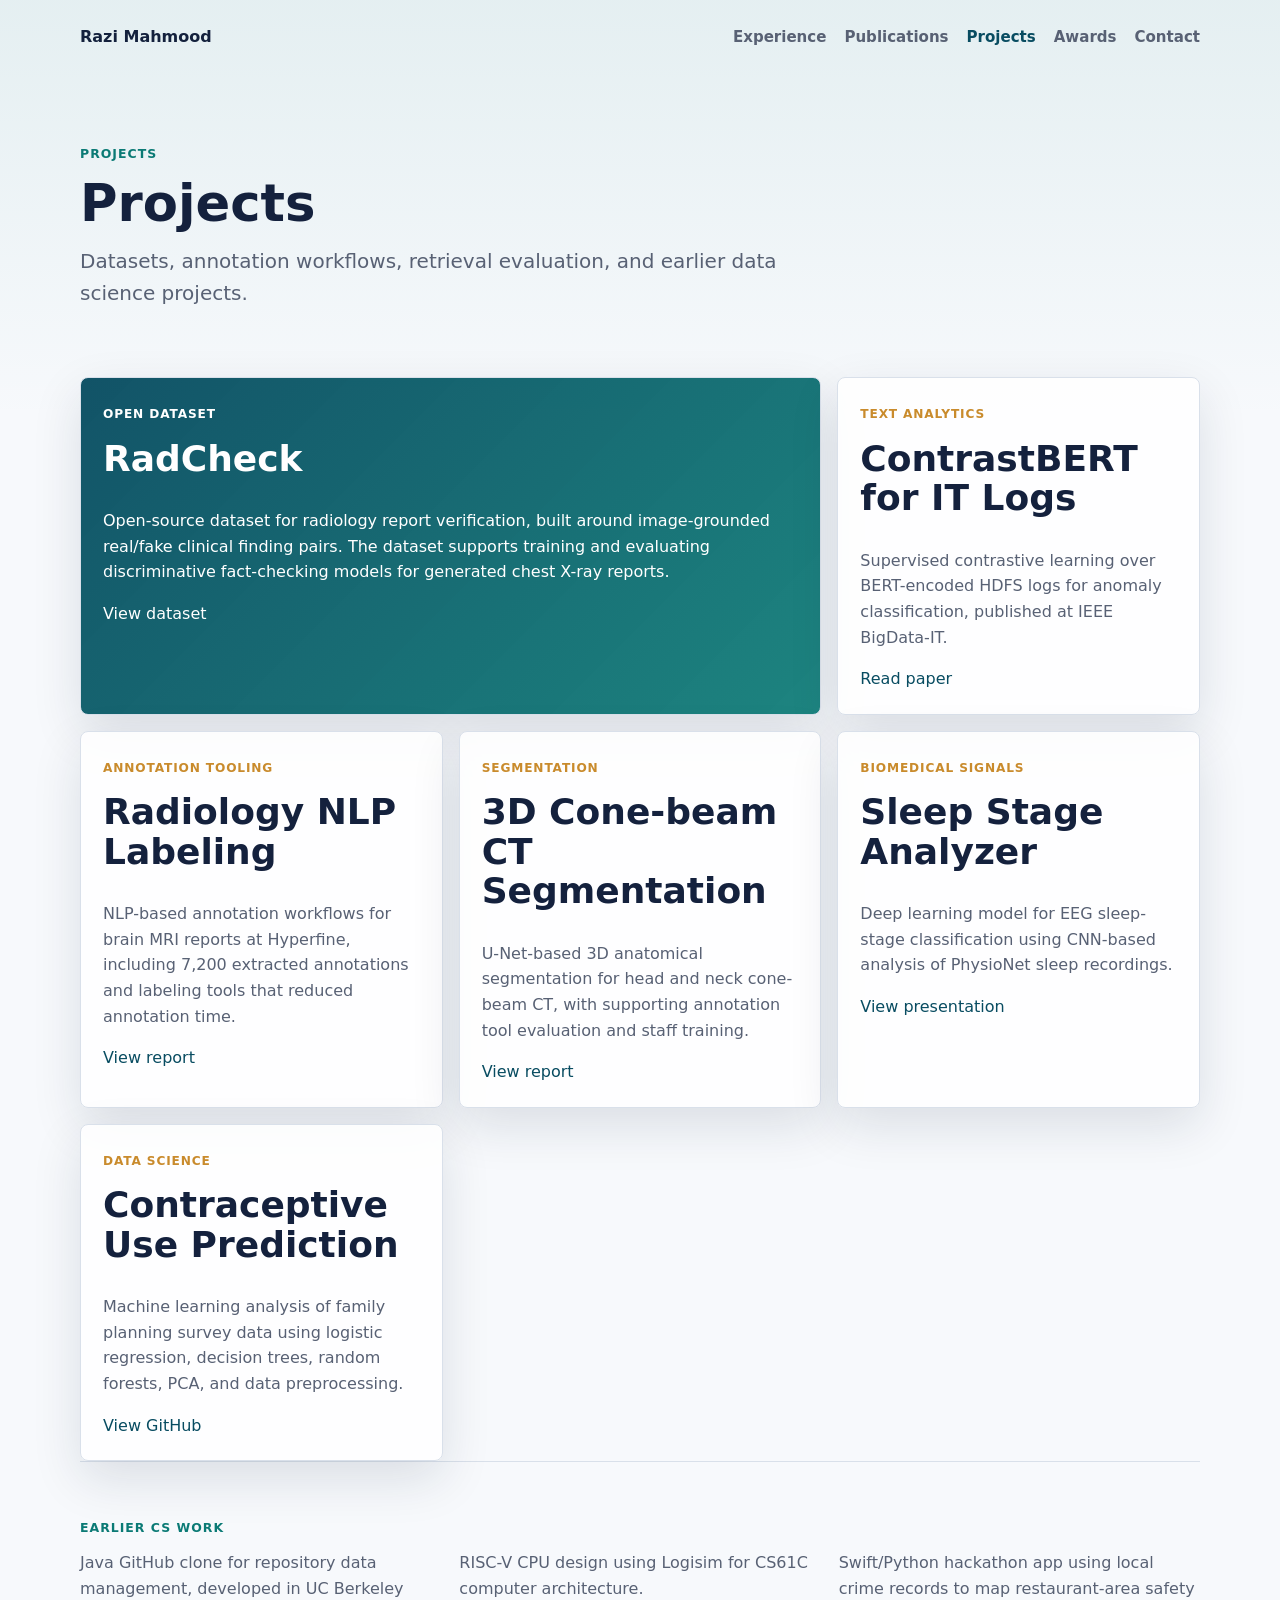
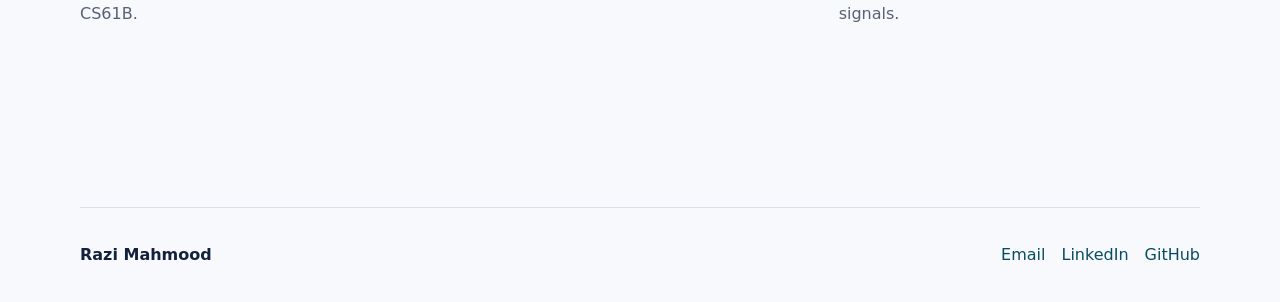
<file: projects.html>
<!doctype html>
<html lang="en">
  <head>
    <meta charset="utf-8" />
    <meta name="viewport" content="width=device-width, initial-scale=1" />
    <title>Projects | Razi Mahmood</title>
    <meta name="description" content="Projects, datasets, and technical work by Razi Mahmood." />
    <link rel="stylesheet" href="assets/css/site.css" />
  </head>
  <body>
    <header class="site-header">
      <a class="brand" href="index.html">Razi Mahmood</a>
      <nav class="nav" aria-label="Main navigation">
        <a href="experience.html">Experience</a>
        <a href="publications.html">Publications</a>
        <a href="projects.html" aria-current="page">Projects</a>
        <a href="awards.html">Awards</a>
        <a href="contact.html">Contact</a>
      </nav>
    </header>

    <main class="page">
      <section class="page-hero">
        <p class="eyebrow">Projects</p>
        <h1>Projects</h1>
        <p class="page-lead">Datasets, annotation workflows, retrieval evaluation, and earlier data science projects.</p>
      </section>

      <section class="project-grid">
        <article class="project-card large">
          <span class="tag">Open Dataset</span>
          <h2>RadCheck</h2>
          <p>
            Open-source dataset for radiology report verification, built around image-grounded real/fake clinical
            finding pairs. The dataset supports training and evaluating discriminative fact-checking models for
            generated chest X-ray reports.
          </p>
          <a href="https://huggingface.co/datasets/razi-mahmood/RadCheck">View dataset</a>
        </article>

        <article class="project-card">
          <span class="tag">Text Analytics</span>
          <h2>ContrastBERT for IT Logs</h2>
          <p>
            Supervised contrastive learning over BERT-encoded HDFS logs for anomaly classification, published at
            IEEE BigData-IT.
          </p>
          <a href="reports/IEEEBigData.pdf">Read paper</a>
        </article>

        <article class="project-card">
          <span class="tag">Annotation Tooling</span>
          <h2>Radiology NLP Labeling</h2>
          <p>
            NLP-based annotation workflows for brain MRI reports at Hyperfine, including 7,200 extracted annotations
            and labeling tools that reduced annotation time.
          </p>
          <a href="reports/hyperfinereport.pdf">View report</a>
        </article>

        <article class="project-card">
          <span class="tag">Segmentation</span>
          <h2>3D Cone-beam CT Segmentation</h2>
          <p>
            U-Net-based 3D anatomical segmentation for head and neck cone-beam CT, with supporting annotation tool
            evaluation and staff training.
          </p>
          <a href="reports/xoranreport.pdf">View report</a>
        </article>

        <article class="project-card">
          <span class="tag">Biomedical Signals</span>
          <h2>Sleep Stage Analyzer</h2>
          <p>
            Deep learning model for EEG sleep-stage classification using CNN-based analysis of PhysioNet sleep
            recordings.
          </p>
          <a href="reports/NeurotechProject.pdf">View presentation</a>
        </article>

        <article class="project-card">
          <span class="tag">Data Science</span>
          <h2>Contraceptive Use Prediction</h2>
          <p>
            Machine learning analysis of family planning survey data using logistic regression, decision trees,
            random forests, PCA, and data preprocessing.
          </p>
          <a href="https://github.com/Razi-Mahmood/Contraceptive_Project">View GitHub</a>
        </article>
      </section>

      <section class="section compact">
        <p class="eyebrow">Earlier CS Work</p>
        <div class="text-columns">
          <p>Java GitHub clone for repository data management, developed in UC Berkeley CS61B.</p>
          <p>RISC-V CPU design using Logisim for CS61C computer architecture.</p>
          <p>Swift/Python hackathon app using local crime records to map restaurant-area safety signals.</p>
        </div>
      </section>
    </main>

    <footer class="site-footer">
      <p>Razi Mahmood</p>
      <div>
        <a href="mailto:raziuddin.mahmood@gmail.com">Email</a>
        <a href="https://www.linkedin.com/in/razi-mahmood/">LinkedIn</a>
        <a href="https://github.com/Razi-Mahmood">GitHub</a>
      </div>
    </footer>
  </body>
</html>
</file>
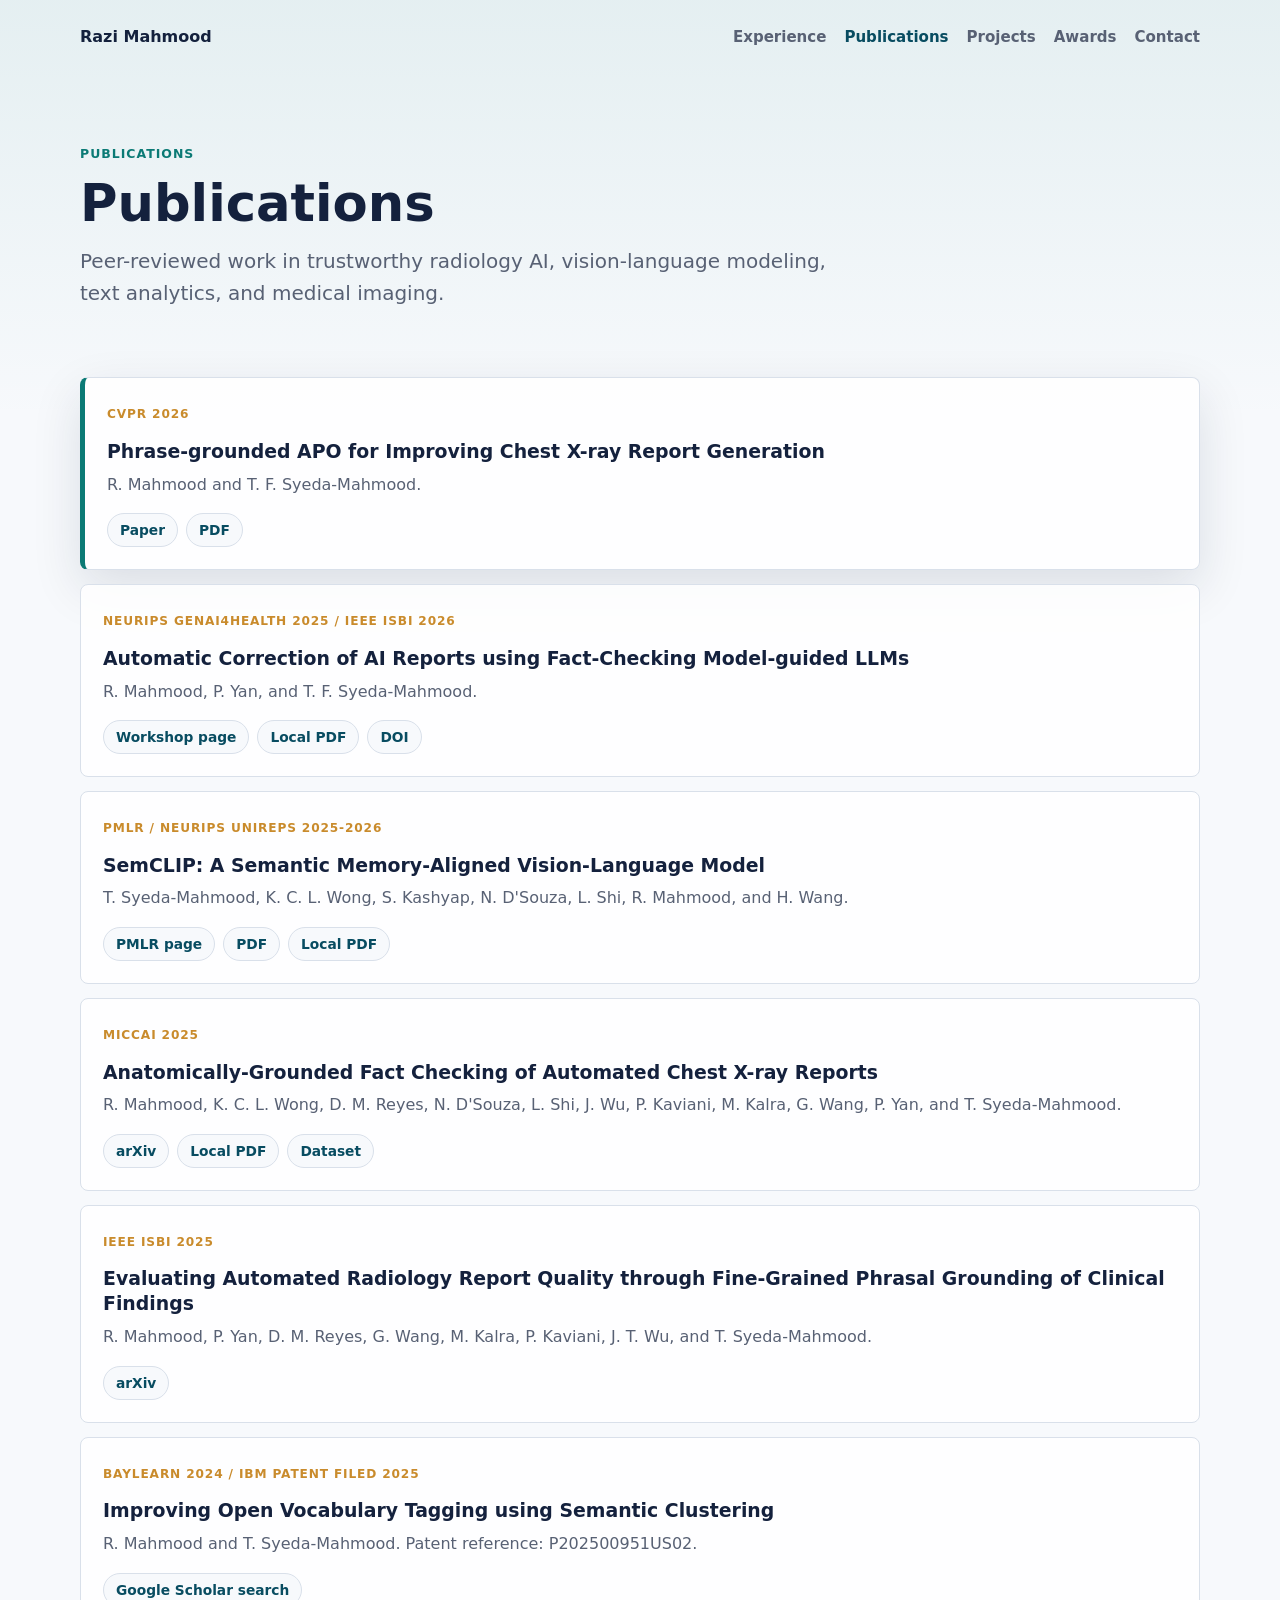
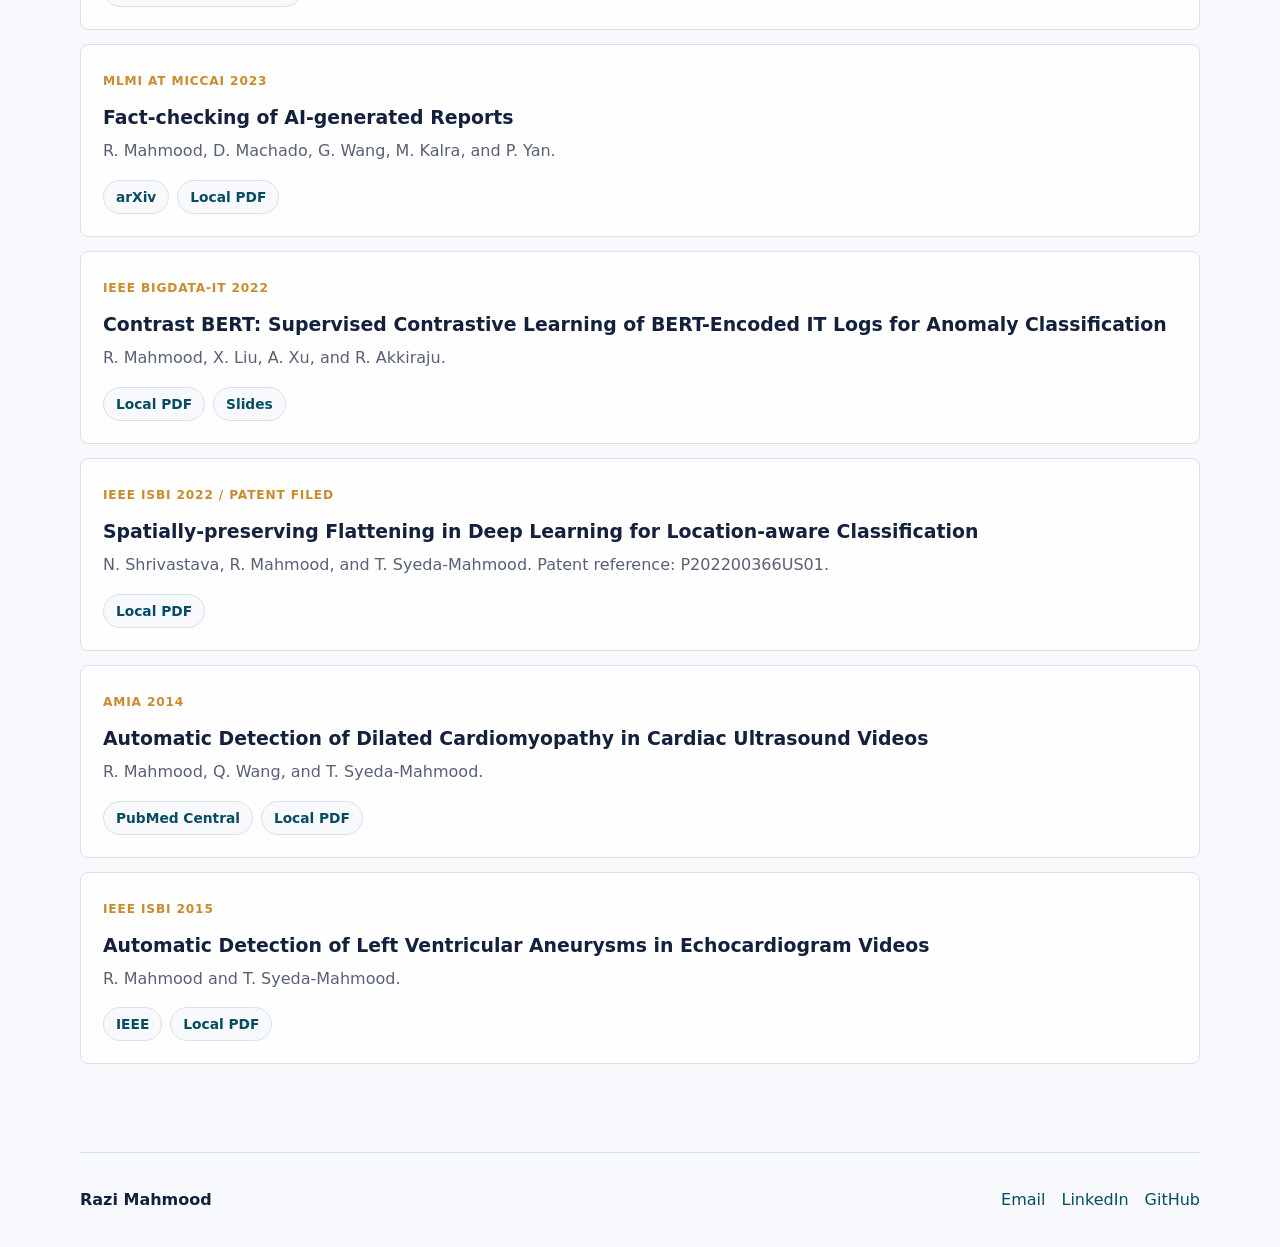
<file: publications.html>
<!doctype html>
<html lang="en">
  <head>
    <meta charset="utf-8" />
    <meta name="viewport" content="width=device-width, initial-scale=1" />
    <title>Publications | Razi Mahmood</title>
    <meta name="description" content="Selected publications and patents by Razi Mahmood." />
    <link rel="stylesheet" href="assets/css/site.css" />
  </head>
  <body>
    <header class="site-header">
      <a class="brand" href="index.html">Razi Mahmood</a>
      <nav class="nav" aria-label="Main navigation">
        <a href="experience.html">Experience</a>
        <a href="publications.html" aria-current="page">Publications</a>
        <a href="projects.html">Projects</a>
        <a href="awards.html">Awards</a>
        <a href="contact.html">Contact</a>
      </nav>
    </header>

    <main class="page">
      <section class="page-hero">
        <p class="eyebrow">Publications</p>
        <h1>Publications</h1>
        <p class="page-lead">Peer-reviewed work in trustworthy radiology AI, vision-language modeling, text analytics, and medical imaging.</p>
      </section>

      <section class="publication-list">
        <article class="publication featured-publication">
          <span class="venue">CVPR 2026</span>
          <h2>Phrase-grounded APO for Improving Chest X-ray Report Generation</h2>
          <p>R. Mahmood and T. F. Syeda-Mahmood.</p>
          <div class="link-row">
            <a href="https://openaccess.thecvf.com/content/CVPR2026/html/Mahmood_Phrase-grounded_APO_for_Improving_Chest_X-ray_Report_Generation_CVPR_2026_paper.html">Paper</a>
            <a href="https://openaccess.thecvf.com/content/CVPR2026/papers/Mahmood_Phrase-grounded_APO_for_Improving_Chest_X-ray_Report_Generation_CVPR_2026_paper.pdf">PDF</a>
          </div>
        </article>

        <article class="publication">
          <span class="venue">NeurIPS GenAI4Health 2025 / IEEE ISBI 2026</span>
          <h2>Automatic Correction of AI Reports using Fact-Checking Model-guided LLMs</h2>
          <p>R. Mahmood, P. Yan, and T. F. Syeda-Mahmood.</p>
          <div class="link-row">
            <a href="https://neurips.cc/virtual/2025/124908">Workshop page</a>
            <a href="reports/NeurIPSHealthcareWorkshop.pdf">Local PDF</a>
            <a href="https://doi.org/10.1109/ISBI61048.2026.11515939">DOI</a>
          </div>
        </article>

        <article class="publication">
          <span class="venue">PMLR / NeurIPS UniReps 2025-2026</span>
          <h2>SemCLIP: A Semantic Memory-Aligned Vision-Language Model</h2>
          <p>T. Syeda-Mahmood, K. C. L. Wong, S. Kashyap, N. D'Souza, L. Shi, R. Mahmood, and H. Wang.</p>
          <div class="link-row">
            <a href="https://proceedings.mlr.press/v322/syeda-mahmood26a.html">PMLR page</a>
            <a href="https://raw.githubusercontent.com/mlresearch/v322/main/assets/syeda-mahmood26a/syeda-mahmood26a.pdf">PDF</a>
            <a href="reports/SemCLIPUniReps.pdf">Local PDF</a>
          </div>
        </article>

        <article class="publication">
          <span class="venue">MICCAI 2025</span>
          <h2>Anatomically-Grounded Fact Checking of Automated Chest X-ray Reports</h2>
          <p>R. Mahmood, K. C. L. Wong, D. M. Reyes, N. D'Souza, L. Shi, J. Wu, P. Kaviani, M. Kalra, G. Wang, P. Yan, and T. Syeda-Mahmood.</p>
          <div class="link-row">
            <a href="https://arxiv.org/abs/2412.02177">arXiv</a>
            <a href="reports/MICCAI2025_Final.pdf">Local PDF</a>
            <a href="https://huggingface.co/datasets/razi-mahmood/RadCheck">Dataset</a>
          </div>
        </article>

        <article class="publication">
          <span class="venue">IEEE ISBI 2025</span>
          <h2>Evaluating Automated Radiology Report Quality through Fine-Grained Phrasal Grounding of Clinical Findings</h2>
          <p>R. Mahmood, P. Yan, D. M. Reyes, G. Wang, M. Kalra, P. Kaviani, J. T. Wu, and T. Syeda-Mahmood.</p>
          <div class="link-row">
            <a href="https://arxiv.org/abs/2412.01031v3">arXiv</a>
          </div>
        </article>

        <article class="publication">
          <span class="venue">BayLearn 2024 / IBM Patent Filed 2025</span>
          <h2>Improving Open Vocabulary Tagging using Semantic Clustering</h2>
          <p>R. Mahmood and T. Syeda-Mahmood. Patent reference: P202500951US02.</p>
          <div class="link-row">
            <a href="https://scholar.google.com/scholar?q=%22Improving+Open+Vocabulary+Tagging+using+Semantic+Clustering%22+%22R.+Mahmood%22">Google Scholar search</a>
          </div>
        </article>

        <article class="publication">
          <span class="venue">MLMI at MICCAI 2023</span>
          <h2>Fact-checking of AI-generated Reports</h2>
          <p>R. Mahmood, D. Machado, G. Wang, M. Kalra, and P. Yan.</p>
          <div class="link-row">
            <a href="https://arxiv.org/abs/2307.14634">arXiv</a>
            <a href="reports/MLMIPaper.pdf">Local PDF</a>
          </div>
        </article>

        <article class="publication">
          <span class="venue">IEEE BigData-IT 2022</span>
          <h2>Contrast BERT: Supervised Contrastive Learning of BERT-Encoded IT Logs for Anomaly Classification</h2>
          <p>R. Mahmood, X. Liu, A. Xu, and R. Akkiraju.</p>
          <div class="link-row">
            <a href="reports/IEEEBigData.pdf">Local PDF</a>
            <a href="reports/LogAnomalies.pdf">Slides</a>
          </div>
        </article>

        <article class="publication">
          <span class="venue">IEEE ISBI 2022 / Patent Filed</span>
          <h2>Spatially-preserving Flattening in Deep Learning for Location-aware Classification</h2>
          <p>N. Shrivastava, R. Mahmood, and T. Syeda-Mahmood. Patent reference: P202200366US01.</p>
          <div class="link-row">
            <a href="reports/ISBI2022-final.pdf">Local PDF</a>
          </div>
        </article>

        <article class="publication">
          <span class="venue">AMIA 2014</span>
          <h2>Automatic Detection of Dilated Cardiomyopathy in Cardiac Ultrasound Videos</h2>
          <p>R. Mahmood, Q. Wang, and T. Syeda-Mahmood.</p>
          <div class="link-row">
            <a href="https://www.ncbi.nlm.nih.gov/pmc/articles/PMC4419944/">PubMed Central</a>
            <a href="reports/AMIA2014.pdf">Local PDF</a>
          </div>
        </article>

        <article class="publication">
          <span class="venue">IEEE ISBI 2015</span>
          <h2>Automatic Detection of Left Ventricular Aneurysms in Echocardiogram Videos</h2>
          <p>R. Mahmood and T. Syeda-Mahmood.</p>
          <div class="link-row">
            <a href="https://ieeexplore.ieee.org/document/7164115">IEEE</a>
            <a href="reports/ISBI2015.pdf">Local PDF</a>
          </div>
        </article>
      </section>
    </main>

    <footer class="site-footer">
      <p>Razi Mahmood</p>
      <div>
        <a href="mailto:raziuddin.mahmood@gmail.com">Email</a>
        <a href="https://www.linkedin.com/in/razi-mahmood/">LinkedIn</a>
        <a href="https://github.com/Razi-Mahmood">GitHub</a>
      </div>
    </footer>
  </body>
</html>
</file>
<file: assets/css/site.css>
:root {
  --ink: #14213d;
  --muted: #586174;
  --subtle: #eef2f7;
  --line: #d9e0ea;
  --paper: #ffffff;
  --wash: #f7f9fc;
  --accent: #0b7a75;
  --accent-strong: #084c61;
  --gold: #c98b2c;
  --shadow: 0 18px 50px rgba(20, 33, 61, 0.12);
  --radius: 8px;
  font-family: Inter, ui-sans-serif, system-ui, -apple-system, BlinkMacSystemFont, "Segoe UI", sans-serif;
}

* {
  box-sizing: border-box;
}

html {
  scroll-behavior: smooth;
}

body {
  margin: 0;
  color: var(--ink);
  background:
    linear-gradient(180deg, rgba(11, 122, 117, 0.08), transparent 420px),
    var(--wash);
  font-size: 16px;
  line-height: 1.6;
}

a {
  color: var(--accent-strong);
  text-decoration: none;
}

a:hover {
  text-decoration: underline;
}

.site-header,
.site-footer {
  width: min(1120px, calc(100% - 40px));
  margin: 0 auto;
}

.site-header {
  min-height: 74px;
  display: flex;
  align-items: center;
  justify-content: space-between;
  gap: 28px;
}

.brand {
  color: var(--ink);
  font-weight: 800;
  font-size: 1rem;
}

.nav {
  display: flex;
  flex-wrap: wrap;
  justify-content: flex-end;
  gap: 8px 18px;
}

.nav a {
  color: var(--muted);
  font-size: 0.94rem;
  font-weight: 650;
}

.nav a[aria-current="page"] {
  color: var(--accent-strong);
}

main {
  width: min(1120px, calc(100% - 40px));
  margin: 0 auto;
}

.hero {
  min-height: calc(100vh - 132px);
  display: grid;
  grid-template-columns: minmax(0, 1.7fr) minmax(260px, 0.55fr);
  gap: 34px;
  align-items: center;
  padding: 46px 0 72px;
}

.eyebrow {
  margin: 0 0 12px;
  color: var(--accent);
  font-size: 0.78rem;
  font-weight: 800;
  letter-spacing: 0.08em;
  text-transform: uppercase;
}

h1,
h2,
h3,
p {
  margin-top: 0;
}

h1 {
  max-width: 980px;
  margin-bottom: 22px;
  font-size: clamp(2.05rem, 4vw, 3.65rem);
  line-height: 1.08;
  letter-spacing: 0;
}

h2 {
  font-size: clamp(1.5rem, 3vw, 2.25rem);
  line-height: 1.1;
  letter-spacing: 0;
}

h3 {
  font-size: 1.05rem;
  line-height: 1.25;
}

.lead {
  max-width: 760px;
  color: var(--muted);
  font-size: clamp(1.08rem, 2vw, 1.32rem);
}

.hero-actions {
  display: flex;
  flex-wrap: wrap;
  gap: 12px;
  margin-top: 32px;
}

.button {
  display: inline-flex;
  min-height: 44px;
  align-items: center;
  justify-content: center;
  padding: 0 18px;
  border: 1px solid var(--line);
  border-radius: var(--radius);
  background: var(--paper);
  color: var(--ink);
  font-weight: 750;
  box-shadow: 0 8px 22px rgba(20, 33, 61, 0.06);
}

.button.primary {
  border-color: var(--accent-strong);
  background: var(--accent-strong);
  color: #ffffff;
}

.profile-panel,
.work-card,
.project-card,
.award-card,
.publication,
.contact-card {
  border: 1px solid var(--line);
  border-radius: var(--radius);
  background: rgba(255, 255, 255, 0.88);
  box-shadow: var(--shadow);
}

.profile-panel {
  padding: 26px;
}

.profile-panel img {
  width: 96px;
  height: 96px;
  border-radius: 50%;
  object-fit: cover;
  margin-bottom: 20px;
}

.profile-panel h2 {
  margin-bottom: 4px;
  font-size: 1.45rem;
}

.profile-panel > p {
  color: var(--accent-strong);
  font-weight: 750;
}

dl {
  margin: 24px 0 0;
}

dl div {
  padding: 16px 0;
  border-top: 1px solid var(--line);
}

dt {
  margin-bottom: 4px;
  color: var(--muted);
  font-size: 0.78rem;
  font-weight: 800;
  text-transform: uppercase;
}

dd {
  margin: 0;
}

.section {
  padding: 76px 0;
  border-top: 1px solid var(--line);
}

.section-heading {
  display: grid;
  grid-template-columns: 0.42fr 1fr;
  gap: 28px;
  margin-bottom: 28px;
}

.section-heading h2 {
  margin-bottom: 0;
}

.work-grid,
.project-grid,
.award-list,
.contact-grid {
  display: grid;
  grid-template-columns: repeat(4, minmax(0, 1fr));
  gap: 16px;
}

.work-card,
.project-card,
.award-card {
  padding: 22px;
}

.work-card p,
.project-card p,
.award-card p,
.publication p {
  color: var(--muted);
}

.link-row {
  display: flex;
  flex-wrap: wrap;
  gap: 8px;
  margin-top: 14px;
}

.link-row a {
  display: inline-flex;
  min-height: 34px;
  align-items: center;
  border: 1px solid var(--line);
  border-radius: 999px;
  padding: 0 12px;
  background: var(--wash);
  color: var(--accent-strong);
  font-size: 0.86rem;
  font-weight: 750;
}

.tag,
.venue,
.award-card span {
  display: inline-block;
  margin-bottom: 14px;
  color: var(--gold);
  font-size: 0.76rem;
  font-weight: 850;
  letter-spacing: 0.07em;
  text-transform: uppercase;
}

.split {
  display: grid;
  grid-template-columns: 0.38fr 1fr;
  gap: 48px;
}

.prose {
  max-width: 820px;
  color: var(--muted);
  font-size: 1.05rem;
}

.metrics {
  display: grid;
  grid-template-columns: repeat(4, minmax(0, 1fr));
  gap: 16px;
  padding-bottom: 88px;
}

.metrics div {
  padding: 22px;
  border-left: 4px solid var(--accent);
  background: var(--paper);
}

.metrics strong {
  display: block;
  margin-bottom: 8px;
  font-size: 1.35rem;
  line-height: 1.2;
}

.metrics span {
  color: var(--muted);
}

.page {
  padding-bottom: 88px;
}

.page-hero {
  padding: 70px 0 48px;
}

.page-hero h1 {
  max-width: 980px;
  margin-bottom: 14px;
  font-size: clamp(2.1rem, 4vw, 3.6rem);
}

.page-lead {
  max-width: 760px;
  color: var(--muted);
  font-size: clamp(1.05rem, 2vw, 1.25rem);
}

.timeline {
  display: grid;
  gap: 18px;
}

.timeline-item {
  display: grid;
  grid-template-columns: 280px minmax(0, 1fr);
  gap: 26px;
  padding: 28px 0;
  border-top: 1px solid var(--line);
}

.timeline-meta span {
  display: block;
  color: var(--muted);
  font-size: 0.92rem;
}

.timeline-meta strong {
  display: block;
  margin-top: 4px;
  color: var(--accent-strong);
}

.timeline-body {
  max-width: 820px;
}

.timeline-body h2 {
  margin-bottom: 14px;
  font-size: 1.45rem;
}

ul {
  padding-left: 20px;
}

li + li {
  margin-top: 8px;
}

.publication-list {
  display: grid;
  gap: 14px;
}

.publication {
  padding: 22px;
  box-shadow: none;
}

.publication h2 {
  margin-bottom: 8px;
  font-size: 1.18rem;
  line-height: 1.32;
}

.featured-publication {
  border-left: 5px solid var(--accent);
  box-shadow: var(--shadow);
}

.project-grid {
  grid-template-columns: repeat(3, minmax(0, 1fr));
}

.project-card.large {
  grid-column: span 2;
  background: linear-gradient(135deg, rgba(8, 76, 97, 0.96), rgba(11, 122, 117, 0.92));
  color: #ffffff;
}

.project-card.large p,
.project-card.large a,
.project-card.large .tag {
  color: #ffffff;
}

.compact {
  padding-top: 56px;
}

.text-columns {
  display: grid;
  grid-template-columns: repeat(3, minmax(0, 1fr));
  gap: 18px;
  color: var(--muted);
}

.award-list {
  grid-template-columns: repeat(2, minmax(0, 1fr));
}

.award-card.highlight {
  border-left: 5px solid var(--accent);
}

.education-list {
  display: grid;
  gap: 24px;
}

.education-list article {
  padding-bottom: 22px;
  border-bottom: 1px solid var(--line);
}

.education-list h3 {
  margin-bottom: 6px;
}

.education-list p {
  margin-bottom: 6px;
  color: var(--muted);
}

.contact-grid {
  grid-template-columns: repeat(2, minmax(0, 1fr));
}

.contact-card {
  display: block;
  padding: 26px;
}

.contact-card span {
  display: block;
  margin-bottom: 8px;
  color: var(--muted);
  font-size: 0.78rem;
  font-weight: 800;
  text-transform: uppercase;
}

.contact-card strong {
  display: block;
  color: var(--ink);
  overflow-wrap: anywhere;
}

.site-footer {
  display: flex;
  justify-content: space-between;
  gap: 24px;
  padding: 34px 0;
  border-top: 1px solid var(--line);
  color: var(--muted);
}

.site-footer p {
  margin: 0;
  font-weight: 800;
  color: var(--ink);
}

.site-footer div {
  display: flex;
  flex-wrap: wrap;
  gap: 16px;
}

@media (max-width: 900px) {
  .site-header,
  .site-footer {
    width: min(100% - 28px, 1120px);
  }

  main {
    width: min(100% - 28px, 1120px);
  }

  .site-header,
  .site-footer,
  .hero,
  .section-heading,
  .split,
  .timeline-item {
    grid-template-columns: 1fr;
  }

  .site-header,
  .site-footer {
    align-items: flex-start;
    flex-direction: column;
    justify-content: flex-start;
    padding: 20px 0;
  }

  .nav {
    justify-content: flex-start;
  }

  .hero {
    min-height: auto;
    padding-top: 36px;
  }

  .work-grid,
  .project-grid,
  .award-list,
  .metrics,
  .contact-grid,
  .text-columns {
    grid-template-columns: 1fr;
  }

  .project-card.large {
    grid-column: auto;
  }
}

@media (max-width: 560px) {
  h1 {
    font-size: 2.45rem;
  }

  .hero-actions {
    flex-direction: column;
  }

  .button {
    width: 100%;
  }
}
</file>
<file: assets/css/noscript.css>
/*
	Dimension by HTML5 UP
	html5up.net | @ajlkn
	Free for personal and commercial use under the CCA 3.0 license (html5up.net/license)
*/

/* BG */

	body.is-preload #bg:before {
		background-color: transparent;
	}

/* Header */

	body.is-preload #header {
		-moz-filter: none;
		-webkit-filter: none;
		-ms-filter: none;
		filter: none;
	}

		body.is-preload #header > * {
			opacity: 1;
		}

		body.is-preload #header .content .inner {
			max-height: none;
			padding: 3rem 2rem;
			opacity: 1;
		}

/* Main */

	#main article {
		opacity: 1;
		margin: 4rem 0 0 0;
	}
</file>
<file: assets/css/main.css>
@import url(fontawesome-all.min.css);
@import url("https://fonts.googleapis.com/css?family=Source+Sans+Pro:300italic,600italic,300,600");

/*
	Dimension by HTML5 UP
	html5up.net | @ajlkn
	Free for personal and commercial use under the CCA 3.0 license (html5up.net/license)
*/

html, body, div, span, applet, object,
iframe, h1, h2, h3, h4, h5, h6, p, blockquote,
pre, a, abbr, acronym, address, big, cite,
code, del, dfn, em, img, ins, kbd, q, s, samp,
small, strike, strong, sub, sup, tt, var, b,
u, i, center, dl, dt, dd, ol, ul, li, fieldset,
form, label, legend, table, caption, tbody,
tfoot, thead, tr, th, td, article, aside,
canvas, details, embed, figure, figcaption,
footer, header, hgroup, menu, nav, output, ruby,
section, summary, time, mark, audio, video {
	margin: 0;
	padding: 0;
	border: 0;
	font-size: 100%;
	font: inherit;
	vertical-align: baseline;}

article, aside, details, figcaption, figure,
footer, header, hgroup, menu, nav, section {
	display: block;}

body {
	line-height: 1;
}

ol, ul {
	list-style: none;
}

blockquote, q {
	quotes: none;
}

	blockquote:before, blockquote:after, q:before, q:after {
		content: '';
		content: none;
	}

table {
	border-collapse: collapse;
	border-spacing: 0;
}

body {
	-webkit-text-size-adjust: none;
}

mark {
	background-color: transparent;
	color: inherit;
}

input::-moz-focus-inner {
	border: 0;
	padding: 0;
}

input, select, textarea {
	-moz-appearance: none;
	-webkit-appearance: none;
	-ms-appearance: none;
	appearance: none;
}

/* Basic */

	@-ms-viewport {
		width: device-width;
	}

	@media screen and (max-width: 480px) {

		html, body {
			min-width: 320px;
		}

	}

	html {
		box-sizing: border-box;
	}

	*, *:before, *:after {
		box-sizing: inherit;
	}

	body {
		background: #1b1f22;
	}

		body.is-preload *, body.is-preload *:before, body.is-preload *:after {
			-moz-animation: none !important;
			-webkit-animation: none !important;
			-ms-animation: none !important;
			animation: none !important;
			-moz-transition: none !important;
			-webkit-transition: none !important;
			-ms-transition: none !important;
			transition: none !important;
		}

/* Type */

	html {
		font-size: 16pt;
	}

		@media screen and (max-width: 1680px) {

			html {
				font-size: 12pt;
			}

		}

		@media screen and (max-width: 736px) {

			html {
				font-size: 11pt;
			}

		}

		@media screen and (max-width: 360px) {

			html {
				font-size: 10pt;
			}

		}

	body, input, select, textarea {
		color: #ffffff;
		font-family: "Source Sans Pro", sans-serif;
		font-weight: 300;
		font-size: 1rem;
		line-height: 1.65;
	}

	a {
		-moz-transition: color 0.2s ease-in-out, background-color 0.2s ease-in-out, border-bottom-color 0.2s ease-in-out;
		-webkit-transition: color 0.2s ease-in-out, background-color 0.2s ease-in-out, border-bottom-color 0.2s ease-in-out;
		-ms-transition: color 0.2s ease-in-out, background-color 0.2s ease-in-out, border-bottom-color 0.2s ease-in-out;
		transition: color 0.2s ease-in-out, background-color 0.2s ease-in-out, border-bottom-color 0.2s ease-in-out;
		border-bottom: dotted 1px rgba(255, 255, 255, 0.5);
		text-decoration: none;
		color: inherit;
	}

		a:hover {
			border-bottom-color: transparent;
		}

	strong, b {
		color: #ffffff;
		font-weight: 600;
	}

	em, i {
		font-style: italic;
	}

	p {
		margin: 0 0 2rem 0;
	}

	h1, h2, h3, h4, h5, h6 {
		color: #ffffff;
		font-weight: 600;
		line-height: 1.5;
		margin: 0 0 1rem 0;
		text-transform: uppercase;
		letter-spacing: 0.2rem;
	}

		h1 a, h2 a, h3 a, h4 a, h5 a, h6 a {
			color: inherit;
			text-decoration: none;
		}

		h1.major, h2.major, h3.major, h4.major, h5.major, h6.major {
			border-bottom: solid 1px #ffffff;
			width: -moz-max-content;
			width: -webkit-max-content;
			width: -ms-max-content;
			width: max-content;
			padding-bottom: 0.5rem;
			margin: 0 0 2rem 0;
		}

	h1 {
		font-size: 2.25rem;
		line-height: 1.3;
		letter-spacing: 0.5rem;
	}

	h2 {
		font-size: 1.5rem;
		line-height: 1.4;
		letter-spacing: 0.5rem;
	}

	h3 {
		font-size: 1rem;
	}

	h4 {
		font-size: 0.8rem;
	}

	h5 {
		font-size: 0.7rem;
	}

	h6 {
		font-size: 0.6rem;
	}

	@media screen and (max-width: 736px) {

		h1 {
			font-size: 1.75rem;
			line-height: 1.4;
		}

		h2 {
			font-size: 1.25em;
			line-height: 1.5;
		}

	}

	sub {
		font-size: 0.8rem;
		position: relative;
		top: 0.5rem;
	}

	sup {
		font-size: 0.8rem;
		position: relative;
		top: -0.5rem;
	}

	blockquote {
		border-left: solid 4px #ffffff;
		font-style: italic;
		margin: 0 0 2rem 0;
		padding: 0.5rem 0 0.5rem 2rem;
	}

	code {
		background: rgba(255, 255, 255, 0.075);
		border-radius: 4px;
		font-family: "Courier New", monospace;
		font-size: 0.9rem;
		margin: 0 0.25rem;
		padding: 0.25rem 0.65rem;
	}

	pre {
		-webkit-overflow-scrolling: touch;
		font-family: "Courier New", monospace;
		font-size: 0.9rem;
		margin: 0 0 2rem 0;
	}

		pre code {
			display: block;
			line-height: 1.75;
			padding: 1rem 1.5rem;
			overflow-x: auto;
		}

	hr {
		border: 0;
		border-bottom: solid 1px #ffffff;
		margin: 2.75rem 0;
	}

	.align-left {
		text-align: left;
	}

	.align-center {
		text-align: center;
	}

	.align-right {
		text-align: right;
	}

/* Form */

	form {
		margin: 0 0 2rem 0;
	}

		form > :last-child {
			margin-bottom: 0;
		}

		form > .fields {
			display: -moz-flex;
			display: -webkit-flex;
			display: -ms-flex;
			display: flex;
			-moz-flex-wrap: wrap;
			-webkit-flex-wrap: wrap;
			-ms-flex-wrap: wrap;
			flex-wrap: wrap;
			width: calc(100% + 3rem);
			margin: -1.5rem 0 2rem -1.5rem;
		}

			form > .fields > .field {
				-moz-flex-grow: 0;
				-webkit-flex-grow: 0;
				-ms-flex-grow: 0;
				flex-grow: 0;
				-moz-flex-shrink: 0;
				-webkit-flex-shrink: 0;
				-ms-flex-shrink: 0;
				flex-shrink: 0;
				padding: 1.5rem 0 0 1.5rem;
				width: calc(100% - 1.5rem);
			}

				form > .fields > .field.half {
					width: calc(50% - 0.75rem);
				}

				form > .fields > .field.third {
					width: calc(100%/3 - 0.5rem);
				}

				form > .fields > .field.quarter {
					width: calc(25% - 0.375rem);
				}

		@media screen and (max-width: 480px) {

			form > .fields {
				width: calc(100% + 3rem);
				margin: -1.5rem 0 2rem -1.5rem;
			}

				form > .fields > .field {
					padding: 1.5rem 0 0 1.5rem;
					width: calc(100% - 1.5rem);
				}

					form > .fields > .field.half {
						width: calc(100% - 1.5rem);
					}

					form > .fields > .field.third {
						width: calc(100% - 1.5rem);
					}

					form > .fields > .field.quarter {
						width: calc(100% - 1.5rem);
					}

		}

	label {
		color: #ffffff;
		display: block;
		font-size: 0.8rem;
		font-weight: 300;
		letter-spacing: 0.2rem;
		line-height: 1.5;
		margin: 0 0 1rem 0;
		text-transform: uppercase;
	}

	input[type="text"],
	input[type="password"],
	input[type="email"],
	input[type="tel"],
	select,
	textarea {
		-moz-appearance: none;
		-webkit-appearance: none;
		-ms-appearance: none;
		appearance: none;
		-moz-transition: border-color 0.2s ease-in-out, box-shadow 0.2s ease-in-out, background-color 0.2s ease-in-out;
		-webkit-transition: border-color 0.2s ease-in-out, box-shadow 0.2s ease-in-out, background-color 0.2s ease-in-out;
		-ms-transition: border-color 0.2s ease-in-out, box-shadow 0.2s ease-in-out, background-color 0.2s ease-in-out;
		transition: border-color 0.2s ease-in-out, box-shadow 0.2s ease-in-out, background-color 0.2s ease-in-out;
		background-color: transparent;
		border-radius: 4px;
		border: solid 1px #ffffff;
		color: inherit;
		display: block;
		outline: 0;
		padding: 0 1rem;
		text-decoration: none;
		width: 100%;
	}

		input[type="text"]:invalid,
		input[type="password"]:invalid,
		input[type="email"]:invalid,
		input[type="tel"]:invalid,
		select:invalid,
		textarea:invalid {
			box-shadow: none;
		}

		input[type="text"]:focus,
		input[type="password"]:focus,
		input[type="email"]:focus,
		input[type="tel"]:focus,
		select:focus,
		textarea:focus {
			background: rgba(255, 255, 255, 0.075);
			border-color: #ffffff;
			box-shadow: 0 0 0 1px #ffffff;
		}

	select {
		background-image: url("data:image/svg+xml;charset=utf8,%3Csvg xmlns='http://www.w3.org/2000/svg' width='40' height='40' preserveAspectRatio='none' viewBox='0 0 40 40'%3E%3Cpath d='M9.4,12.3l10.4,10.4l10.4-10.4c0.2-0.2,0.5-0.4,0.9-0.4c0.3,0,0.6,0.1,0.9,0.4l3.3,3.3c0.2,0.2,0.4,0.5,0.4,0.9 c0,0.4-0.1,0.6-0.4,0.9L20.7,31.9c-0.2,0.2-0.5,0.4-0.9,0.4c-0.3,0-0.6-0.1-0.9-0.4L4.3,17.3c-0.2-0.2-0.4-0.5-0.4-0.9 c0-0.4,0.1-0.6,0.4-0.9l3.3-3.3c0.2-0.2,0.5-0.4,0.9-0.4S9.1,12.1,9.4,12.3z' fill='%23ffffff' /%3E%3C/svg%3E");
		background-size: 1.25rem;
		background-repeat: no-repeat;
		background-position: calc(100% - 1rem) center;
		height: 2.75rem;
		padding-right: 2.75rem;
		text-overflow: ellipsis;
	}

		select option {
			color: #ffffff;
			background: #1b1f22;
		}

		select:focus::-ms-value {
			background-color: transparent;
		}

		select::-ms-expand {
			display: none;
		}

	input[type="text"],
	input[type="password"],
	input[type="email"],
	select {
		height: 2.75rem;
	}

	textarea {
		padding: 0.75rem 1rem;
	}

	input[type="checkbox"],
	input[type="radio"] {
		-moz-appearance: none;
		-webkit-appearance: none;
		-ms-appearance: none;
		appearance: none;
		display: block;
		float: left;
		margin-right: -2rem;
		opacity: 0;
		width: 1rem;
		z-index: -1;
	}

		input[type="checkbox"] + label,
		input[type="radio"] + label {
			text-decoration: none;
			-moz-user-select: none;
			-webkit-user-select: none;
			-ms-user-select: none;
			user-select: none;
			color: #ffffff;
			cursor: pointer;
			display: inline-block;
			font-size: 0.8rem;
			font-weight: 300;
			margin: 0 0 0.5rem 0;
			padding-left: 2.65rem;
			padding-right: 0.75rem;
			position: relative;
		}

			input[type="checkbox"] + label:before,
			input[type="radio"] + label:before {
				-moz-osx-font-smoothing: grayscale;
				-webkit-font-smoothing: antialiased;
				display: inline-block;
				font-style: normal;
				font-variant: normal;
				text-rendering: auto;
				line-height: 1;
				text-transform: none !important;
				font-family: 'Font Awesome 5 Free';
				font-weight: 900;
			}

			input[type="checkbox"] + label:before,
			input[type="radio"] + label:before {
				-moz-transition: border-color 0.2s ease-in-out, box-shadow 0.2s ease-in-out, background-color 0.2s ease-in-out;
				-webkit-transition: border-color 0.2s ease-in-out, box-shadow 0.2s ease-in-out, background-color 0.2s ease-in-out;
				-ms-transition: border-color 0.2s ease-in-out, box-shadow 0.2s ease-in-out, background-color 0.2s ease-in-out;
				transition: border-color 0.2s ease-in-out, box-shadow 0.2s ease-in-out, background-color 0.2s ease-in-out;
				border-radius: 4px;
				border: solid 1px #ffffff;
				content: '';
				display: inline-block;
				height: 1.65rem;
				left: 0;
				line-height: 1.65rem;
				position: absolute;
				text-align: center;
				top: -0.15rem;
				width: 1.65rem;
			}

		input[type="checkbox"]:checked + label:before,
		input[type="radio"]:checked + label:before {
			background: #ffffff !important;
			border-color: #ffffff !important;
			color: #1b1f22;
			content: '\f00c';
		}

		input[type="checkbox"]:focus + label:before,
		input[type="radio"]:focus + label:before {
			background: rgba(255, 255, 255, 0.075);
			border-color: #ffffff;
			box-shadow: 0 0 0 1px #ffffff;
		}

	input[type="checkbox"] + label:before {
		border-radius: 4px;
	}

	input[type="radio"] + label:before {
		border-radius: 100%;
	}

	::-webkit-input-placeholder {
		color: rgba(255, 255, 255, 0.5) !important;
		opacity: 1.0;
	}

	:-moz-placeholder {
		color: rgba(255, 255, 255, 0.5) !important;
		opacity: 1.0;
	}

	::-moz-placeholder {
		color: rgba(255, 255, 255, 0.5) !important;
		opacity: 1.0;
	}

	:-ms-input-placeholder {
		color: rgba(255, 255, 255, 0.5) !important;
		opacity: 1.0;
	}

	.formerize-placeholder {
		color: rgba(255, 255, 255, 0.5) !important;
		opacity: 1.0;
	}

/* Box */

	.box {
		border-radius: 4px;
		border: solid 1px #ffffff;
		margin-bottom: 2rem;
		padding: 1.5em;
	}

		.box > :last-child,
		.box > :last-child > :last-child,
		.box > :last-child > :last-child > :last-child {
			margin-bottom: 0;
		}

		.box.alt {
			border: 0;
			border-radius: 0;
			padding: 0;
		}

/* Icon */

	.icon {
		text-decoration: none;
		border-bottom: none;
		position: relative;
	}

		.icon:before {
			-moz-osx-font-smoothing: grayscale;
			-webkit-font-smoothing: antialiased;
			display: inline-block;
			font-style: normal;
			font-variant: normal;
			text-rendering: auto;
			line-height: 1;
			text-transform: none !important;
			font-family: 'Font Awesome 5 Free';
			font-weight: 400;
		}

		.icon > .label {
			display: none;
		}

		.icon:before {
			line-height: inherit;
		}

		.icon.solid:before {
			font-weight: 900;
		}

		.icon.brands:before {
			font-family: 'Font Awesome 5 Brands';
		}

/* Image */

	.image {
		border-radius: 4px;
		border: 0;
		display: inline-block;
		position: relative;
	}

		.image:before {
			pointer-events: none;
			background-image: url("../../images/overlay.png");
			background-color: rgba(19, 21, 25, 0.5);
			border-radius: 4px;
			content: '';
			display: block;
			height: 100%;
			left: 0;
			opacity: 0.5;
			position: absolute;
			top: 0;
			width: 100%;
		}

		.image img {
			border-radius: 4px;
			display: block;
		}

		.image.left, .image.right {
			max-width: 40%;
		}

			.image.left img, .image.right img {
				width: 100%;
			}

		.image.left {
			float: left;
			padding: 0 1.5em 1em 0;
			top: 0.25em;
		}

		.image.right {
			float: right;
			padding: 0 0 1em 1.5em;
			top: 0.25em;
		}

		.image.fit {
			display: block;
			margin: 0 0 2rem 0;
			width: 100%;
		}

			.image.fit img {
				width: 100%;
			}

		.image.main {
			display: block;
			margin: 2.5rem 0;
			width: 100%;
		}

			.image.main img {
				width: 100%;
			}

		@media screen and (max-width: 736px) {

			.image.main {
				margin: 2rem 0;
			}

		}

		@media screen and (max-width: 480px) {

			.image.main {
				margin: 1.5rem 0;
			}

		}

/* List */

	ol {
		list-style: decimal;
		margin: 0 0 2rem 0;
		padding-left: 1.25em;
	}

		ol li {
			padding-left: 0.25em;
		}

	ul {
		list-style: disc;
		margin: 0 0 2rem 0;
		padding-left: 1em;
	}

		ul li {
			padding-left: 0.5em;
		}

		ul.alt {
			list-style: none;
			padding-left: 0;
		}

			ul.alt li {
				border-top: solid 1px #ffffff;
				padding: 0.5em 0;
			}

				ul.alt li:first-child {
					border-top: 0;
					padding-top: 0;
				}

	dl {
		margin: 0 0 2rem 0;
	}

		dl dt {
			display: block;
			font-weight: 600;
			margin: 0 0 1rem 0;
		}

		dl dd {
			margin-left: 2rem;
		}

/* Actions */

	ul.actions {
		display: -moz-flex;
		display: -webkit-flex;
		display: -ms-flex;
		display: flex;
		cursor: default;
		list-style: none;
		margin-left: -1rem;
		padding-left: 0;
	}

		ul.actions li {
			padding: 0 0 0 1rem;
			vertical-align: middle;
		}

		ul.actions.special {
			-moz-justify-content: center;
			-webkit-justify-content: center;
			-ms-justify-content: center;
			justify-content: center;
			width: 100%;
			margin-left: 0;
		}

			ul.actions.special li:first-child {
				padding-left: 0;
			}

		ul.actions.stacked {
			-moz-flex-direction: column;
			-webkit-flex-direction: column;
			-ms-flex-direction: column;
			flex-direction: column;
			margin-left: 0;
		}

			ul.actions.stacked li {
				padding: 1.3rem 0 0 0;
			}

				ul.actions.stacked li:first-child {
					padding-top: 0;
				}

		ul.actions.fit {
			width: calc(100% + 1rem);
		}

			ul.actions.fit li {
				-moz-flex-grow: 1;
				-webkit-flex-grow: 1;
				-ms-flex-grow: 1;
				flex-grow: 1;
				-moz-flex-shrink: 1;
				-webkit-flex-shrink: 1;
				-ms-flex-shrink: 1;
				flex-shrink: 1;
				width: 100%;
			}

				ul.actions.fit li > * {
					width: 100%;
				}

			ul.actions.fit.stacked {
				width: 100%;
			}

		@media screen and (max-width: 480px) {

			ul.actions:not(.fixed) {
				-moz-flex-direction: column;
				-webkit-flex-direction: column;
				-ms-flex-direction: column;
				flex-direction: column;
				margin-left: 0;
				width: 100% !important;
			}

				ul.actions:not(.fixed) li {
					-moz-flex-grow: 1;
					-webkit-flex-grow: 1;
					-ms-flex-grow: 1;
					flex-grow: 1;
					-moz-flex-shrink: 1;
					-webkit-flex-shrink: 1;
					-ms-flex-shrink: 1;
					flex-shrink: 1;
					padding: 1rem 0 0 0;
					text-align: center;
					width: 100%;
				}

					ul.actions:not(.fixed) li > * {
						width: 100%;
					}

					ul.actions:not(.fixed) li:first-child {
						padding-top: 0;
					}

					ul.actions:not(.fixed) li input[type="submit"],
					ul.actions:not(.fixed) li input[type="reset"],
					ul.actions:not(.fixed) li input[type="button"],
					ul.actions:not(.fixed) li button,
					ul.actions:not(.fixed) li .button {
						width: 100%;
					}

						ul.actions:not(.fixed) li input[type="submit"].icon:before,
						ul.actions:not(.fixed) li input[type="reset"].icon:before,
						ul.actions:not(.fixed) li input[type="button"].icon:before,
						ul.actions:not(.fixed) li button.icon:before,
						ul.actions:not(.fixed) li .button.icon:before {
							margin-left: -0.5em;
						}

		}

/* Icons */

	ul.icons {
		cursor: default;
		list-style: none;
		padding-left: 0;
	}

		ul.icons li {
			display: inline-block;
			padding: 0 0.75em 0 0;
		}

			ul.icons li:last-child {
				padding-right: 0;
			}

			ul.icons li a {
				border-radius: 100%;
				box-shadow: inset 0 0 0 1px #ffffff;
				display: inline-block;
				height: 2.25rem;
				line-height: 2.25rem;
				text-align: center;
				width: 2.25rem;
			}

				ul.icons li a:hover {
					background-color: rgba(255, 255, 255, 0.075);
				}

				ul.icons li a:active {
					background-color: rgba(255, 255, 255, 0.175);
				}

/* Table */

	.table-wrapper {
		-webkit-overflow-scrolling: touch;
		overflow-x: auto;
	}

	table {
		margin: 0 0 2rem 0;
		width: 100%;
	}

		table tbody tr {
			border: solid 1px #ffffff;
			border-left: 0;
			border-right: 0;
		}

			table tbody tr:nth-child(2n + 1) {
				background-color: rgba(255, 255, 255, 0.075);
			}

		table td {
			padding: 0.75em 0.75em;
		}

		table th {
			color: #ffffff;
			font-size: 0.9em;
			font-weight: 600;
			padding: 0 0.75em 0.75em 0.75em;
			text-align: left;
		}

		table thead {
			border-bottom: solid 2px #ffffff;
		}

		table tfoot {
			border-top: solid 2px #ffffff;
		}

		table.alt {
			border-collapse: separate;
		}

			table.alt tbody tr td {
				border: solid 1px #ffffff;
				border-left-width: 0;
				border-top-width: 0;
			}

				table.alt tbody tr td:first-child {
					border-left-width: 1px;
				}

			table.alt tbody tr:first-child td {
				border-top-width: 1px;
			}

			table.alt thead {
				border-bottom: 0;
			}

			table.alt tfoot {
				border-top: 0;
			}

/* Button */

	input[type="submit"],
	input[type="reset"],
	input[type="button"],
	button,
	.button {
		-moz-appearance: none;
		-webkit-appearance: none;
		-ms-appearance: none;
		appearance: none;
		-moz-transition: background-color 0.2s ease-in-out, color 0.2s ease-in-out;
		-webkit-transition: background-color 0.2s ease-in-out, color 0.2s ease-in-out;
		-ms-transition: background-color 0.2s ease-in-out, color 0.2s ease-in-out;
		transition: background-color 0.2s ease-in-out, color 0.2s ease-in-out;
		background-color: transparent;
		border-radius: 4px;
		border: 0;
		box-shadow: inset 0 0 0 1px #ffffff;
		color: #ffffff !important;
		cursor: pointer;
		display: inline-block;
		font-size: 0.8rem;
		font-weight: 300;
		height: 2.75rem;
		letter-spacing: 0.2rem;
		line-height: 2.75rem;
		outline: 0;
		padding: 0 1.25rem 0 1.35rem;
		text-align: center;
		text-decoration: none;
		text-transform: uppercase;
		white-space: nowrap;
	}

		input[type="submit"]:hover,
		input[type="reset"]:hover,
		input[type="button"]:hover,
		button:hover,
		.button:hover {
			background-color: rgba(255, 255, 255, 0.075);
		}

		input[type="submit"]:active,
		input[type="reset"]:active,
		input[type="button"]:active,
		button:active,
		.button:active {
			background-color: rgba(255, 255, 255, 0.175);
		}

		input[type="submit"].icon:before,
		input[type="reset"].icon:before,
		input[type="button"].icon:before,
		button.icon:before,
		.button.icon:before {
			margin-right: 0.5em;
		}

		input[type="submit"].fit,
		input[type="reset"].fit,
		input[type="button"].fit,
		button.fit,
		.button.fit {
			width: 100%;
		}

		input[type="submit"].small,
		input[type="reset"].small,
		input[type="button"].small,
		button.small,
		.button.small {
			font-size: 0.6rem;
			height: 2.0625rem;
			line-height: 2.0625rem;
		}

		input[type="submit"].primary,
		input[type="reset"].primary,
		input[type="button"].primary,
		button.primary,
		.button.primary {
			background-color: #ffffff;
			color: #1b1f22 !important;
			font-weight: 600;
		}

		input[type="submit"].disabled, input[type="submit"]:disabled,
		input[type="reset"].disabled,
		input[type="reset"]:disabled,
		input[type="button"].disabled,
		input[type="button"]:disabled,
		button.disabled,
		button:disabled,
		.button.disabled,
		.button:disabled {
			pointer-events: none;
			cursor: default;
			opacity: 0.25;
		}

	input[type="submit"],
	input[type="reset"],
	input[type="button"],
	button {
		line-height: calc(2.75rem - 2px);
	}

/* BG */

	#bg {
		-moz-transform: scale(1.0);
		-webkit-transform: scale(1.0);
		-ms-transform: scale(1.0);
		transform: scale(1.0);
		-webkit-backface-visibility: hidden;
		position: fixed;
		top: 0;
		left: 0;
		width: 100%;
		height: 100vh;
		z-index: 1;
	}

		#bg:before, #bg:after {
			content: '';
			display: block;
			position: absolute;
			top: 0;
			left: 0;
			width: 100%;
			height: 100%;
		}

		#bg:before {
			-moz-transition: background-color 2.5s ease-in-out;
			-webkit-transition: background-color 2.5s ease-in-out;
			-ms-transition: background-color 2.5s ease-in-out;
			transition: background-color 2.5s ease-in-out;
			-moz-transition-delay: 0.75s;
			-webkit-transition-delay: 0.75s;
			-ms-transition-delay: 0.75s;
			transition-delay: 0.75s;
			background-image: linear-gradient(to top, rgba(19, 21, 25, 0.5), rgba(19, 21, 25, 0.5)), url("../../images/overlay.png");
			background-size: auto, 256px 256px;
			background-position: center, center;
			background-repeat: no-repeat, repeat;
			z-index: 2;
		}

		#bg:after {
			-moz-transform: scale(1.125);
			-webkit-transform: scale(1.125);
			-ms-transform: scale(1.125);
			transform: scale(1.125);
			-moz-transition: -moz-transform 0.325s ease-in-out, -moz-filter 0.325s ease-in-out;
			-webkit-transition: -webkit-transform 0.325s ease-in-out, -webkit-filter 0.325s ease-in-out;
			-ms-transition: -ms-transform 0.325s ease-in-out, -ms-filter 0.325s ease-in-out;
			transition: transform 0.325s ease-in-out, filter 0.325s ease-in-out;
			background-image: url("../../images/bg.jpg");
			background-position: center;
			background-size: cover;
			background-repeat: no-repeat;
			z-index: 1;
		}

		body.is-article-visible #bg:after {
			-moz-transform: scale(1.0825);
			-webkit-transform: scale(1.0825);
			-ms-transform: scale(1.0825);
			transform: scale(1.0825);
			-moz-filter: blur(0.2rem);
			-webkit-filter: blur(0.2rem);
			-ms-filter: blur(0.2rem);
			filter: blur(0.2rem);
		}

		body.is-preload #bg:before {
			background-color: #000000;
		}

/* Wrapper */

	#wrapper {
		display: -moz-flex;
		display: -webkit-flex;
		display: -ms-flex;
		display: flex;
		-moz-flex-direction: column;
		-webkit-flex-direction: column;
		-ms-flex-direction: column;
		flex-direction: column;
		-moz-align-items: center;
		-webkit-align-items: center;
		-ms-align-items: center;
		align-items: center;
		-moz-justify-content: space-between;
		-webkit-justify-content: space-between;
		-ms-justify-content: space-between;
		justify-content: space-between;
		position: relative;
		min-height: 100vh;
		width: 100%;
		padding: 4rem 2rem;
		z-index: 3;
	}

		#wrapper:before {
			content: '';
			display: block;
		}

		@media screen and (max-width: 1680px) {

			#wrapper {
				padding: 3rem 2rem;
			}

		}

		@media screen and (max-width: 736px) {

			#wrapper {
				padding: 2rem 1rem;
			}

		}

		@media screen and (max-width: 480px) {

			#wrapper {
				padding: 1rem;
			}

		}

/* Header */

	#header {
		display: -moz-flex;
		display: -webkit-flex;
		display: -ms-flex;
		display: flex;
		-moz-flex-direction: column;
		-webkit-flex-direction: column;
		-ms-flex-direction: column;
		flex-direction: column;
		-moz-align-items: center;
		-webkit-align-items: center;
		-ms-align-items: center;
		align-items: center;
		-moz-transition: -moz-transform 0.325s ease-in-out, -moz-filter 0.325s ease-in-out, opacity 0.325s ease-in-out;
		-webkit-transition: -webkit-transform 0.325s ease-in-out, -webkit-filter 0.325s ease-in-out, opacity 0.325s ease-in-out;
		-ms-transition: -ms-transform 0.325s ease-in-out, -ms-filter 0.325s ease-in-out, opacity 0.325s ease-in-out;
		transition: transform 0.325s ease-in-out, filter 0.325s ease-in-out, opacity 0.325s ease-in-out;
		background-image: -moz-radial-gradient(rgba(0, 0, 0, 0.25) 25%, rgba(0, 0, 0, 0) 55%);
		background-image: -webkit-radial-gradient(rgba(0, 0, 0, 0.25) 25%, rgba(0, 0, 0, 0) 55%);
		background-image: -ms-radial-gradient(rgba(0, 0, 0, 0.25) 25%, rgba(0, 0, 0, 0) 55%);
		background-image: radial-gradient(rgba(0, 0, 0, 0.25) 25%, rgba(0, 0, 0, 0) 55%);
		max-width: 100%;
		text-align: center;
	}

		#header > * {
			-moz-transition: opacity 0.325s ease-in-out;
			-webkit-transition: opacity 0.325s ease-in-out;
			-ms-transition: opacity 0.325s ease-in-out;
			transition: opacity 0.325s ease-in-out;
			position: relative;
			margin-top: 3.5rem;
		}

			#header > *:before {
				content: '';
				display: block;
				position: absolute;
				top: calc(-3.5rem - 1px);
				left: calc(50% - 1px);
				width: 1px;
				height: calc(3.5rem + 1px);
				background: #ffffff;
			}

		#header > :first-child {
			margin-top: 0;
		}

			#header > :first-child:before {
				display: none;
			}

		#header .logo {
			width: 5.5rem;
			height: 5.5rem;
			line-height: 5.5rem;
			border: solid 1px #ffffff;
			border-radius: 100%;
		}

			#header .logo .icon:before {
				font-size: 2rem;
			}

		#header .content {
			border-style: solid;
			border-color: #ffffff;
			border-top-width: 1px;
			border-bottom-width: 1px;
			max-width: 100%;
		}

			#header .content .inner {
				-moz-transition: max-height 0.75s ease, padding 0.75s ease, opacity 0.325s ease-in-out;
				-webkit-transition: max-height 0.75s ease, padding 0.75s ease, opacity 0.325s ease-in-out;
				-ms-transition: max-height 0.75s ease, padding 0.75s ease, opacity 0.325s ease-in-out;
				transition: max-height 0.75s ease, padding 0.75s ease, opacity 0.325s ease-in-out;
				-moz-transition-delay: 0.25s;
				-webkit-transition-delay: 0.25s;
				-ms-transition-delay: 0.25s;
				transition-delay: 0.25s;
				padding: 3rem 2rem;
				max-height: 40rem;
				overflow: hidden;
			}

				#header .content .inner > :last-child {
					margin-bottom: 0;
				}

			#header .content p {
				text-transform: uppercase;
				letter-spacing: 0.2rem;
				font-size: 0.8rem;
				line-height: 2;
			}

		#header nav ul {
			display: -moz-flex;
			display: -webkit-flex;
			display: -ms-flex;
			display: flex;
			margin-bottom: 0;
			list-style: none;
			padding-left: 0;
			border: solid 1px #ffffff;
			border-radius: 4px;
		}

			#header nav ul li {
				padding-left: 0;
				border-left: solid 1px #ffffff;
			}

				#header nav ul li:first-child {
					border-left: 0;
				}

				#header nav ul li a {
					display: block;
					min-width: 7.5rem;
					height: 2.75rem;
					line-height: 2.75rem;
					padding: 0 1.25rem 0 1.45rem;
					text-transform: uppercase;
					letter-spacing: 0.2rem;
					font-size: 0.8rem;
					border-bottom: 0;
				}

					#header nav ul li a:hover {
						background-color: rgba(255, 255, 255, 0.075);
					}

					#header nav ul li a:active {
						background-color: rgba(255, 255, 255, 0.175);
					}

		#header nav.use-middle:after {
			content: '';
			display: block;
			position: absolute;
			top: 0;
			left: calc(50% - 1px);
			width: 1px;
			height: 100%;
			background: #ffffff;
		}

		#header nav.use-middle ul li.is-middle {
			border-left: 0;
		}

		body.is-article-visible #header {
			-moz-transform: scale(0.95);
			-webkit-transform: scale(0.95);
			-ms-transform: scale(0.95);
			transform: scale(0.95);
			-moz-filter: blur(0.1rem);
			-webkit-filter: blur(0.1rem);
			-ms-filter: blur(0.1rem);
			filter: blur(0.1rem);
			opacity: 0;
		}

		body.is-preload #header {
			-moz-filter: blur(0.125rem);
			-webkit-filter: blur(0.125rem);
			-ms-filter: blur(0.125rem);
			filter: blur(0.125rem);
		}

			body.is-preload #header > * {
				opacity: 0;
			}

			body.is-preload #header .content .inner {
				max-height: 0;
				padding-top: 0;
				padding-bottom: 0;
				opacity: 0;
			}

		@media screen and (max-width: 980px) {

			#header .content p br {
				display: none;
			}

		}

		@media screen and (max-width: 736px) {

			#header > * {
				margin-top: 2rem;
			}

				#header > *:before {
					top: calc(-2rem - 1px);
					height: calc(2rem + 1px);
				}

			#header .logo {
				width: 4.75rem;
				height: 4.75rem;
				line-height: 4.75rem;
			}

				#header .logo .icon:before {
					font-size: 1.75rem;
				}

			#header .content .inner {
				padding: 2.5rem 1rem;
			}

			#header .content p {
				line-height: 1.875;
			}

		}

		@media screen and (max-width: 480px) {

			#header {
				padding: 1.5rem 0;
			}

				#header .content .inner {
					padding: 2.5rem 0;
				}

				#header nav ul {
					-moz-flex-direction: column;
					-webkit-flex-direction: column;
					-ms-flex-direction: column;
					flex-direction: column;
					min-width: 10rem;
					max-width: 100%;
				}

					#header nav ul li {
						border-left: 0;
						border-top: solid 1px #ffffff;
					}

						#header nav ul li:first-child {
							border-top: 0;
						}

						#header nav ul li a {
							height: 3rem;
							line-height: 3rem;
							min-width: 0;
							width: 100%;
						}

				#header nav.use-middle:after {
					display: none;
				}

		}

/* Main */

	#main {
		-moz-flex-grow: 1;
		-webkit-flex-grow: 1;
		-ms-flex-grow: 1;
		flex-grow: 1;
		-moz-flex-shrink: 1;
		-webkit-flex-shrink: 1;
		-ms-flex-shrink: 1;
		flex-shrink: 1;
		display: -moz-flex;
		display: -webkit-flex;
		display: -ms-flex;
		display: flex;
		-moz-align-items: center;
		-webkit-align-items: center;
		-ms-align-items: center;
		align-items: center;
		-moz-justify-content: center;
		-webkit-justify-content: center;
		-ms-justify-content: center;
		justify-content: center;
		-moz-flex-direction: column;
		-webkit-flex-direction: column;
		-ms-flex-direction: column;
		flex-direction: column;
		position: relative;
		max-width: 100%;
		z-index: 3;
	}

		#main article {
			-moz-transform: translateY(0.25rem);
			-webkit-transform: translateY(0.25rem);
			-ms-transform: translateY(0.25rem);
			transform: translateY(0.25rem);
			-moz-transition: opacity 0.325s ease-in-out, -moz-transform 0.325s ease-in-out;
			-webkit-transition: opacity 0.325s ease-in-out, -webkit-transform 0.325s ease-in-out;
			-ms-transition: opacity 0.325s ease-in-out, -ms-transform 0.325s ease-in-out;
			transition: opacity 0.325s ease-in-out, transform 0.325s ease-in-out;
			padding: 4.5rem 2.5rem 1.5rem 2.5rem ;
			position: relative;
			width: 40rem;
			max-width: 100%;
			background-color: rgba(27, 31, 34, 0.85);
			border-radius: 4px;
			opacity: 0;
		}

			#main article.active {
				-moz-transform: translateY(0);
				-webkit-transform: translateY(0);
				-ms-transform: translateY(0);
				transform: translateY(0);
				opacity: 1;
			}

			#main article .close {
				display: block;
				position: absolute;
				top: 0;
				right: 0;
				width: 4rem;
				height: 4rem;
				cursor: pointer;
				text-indent: 4rem;
				overflow: hidden;
				white-space: nowrap;
			}

				#main article .close:before {
					-moz-transition: background-color 0.2s ease-in-out;
					-webkit-transition: background-color 0.2s ease-in-out;
					-ms-transition: background-color 0.2s ease-in-out;
					transition: background-color 0.2s ease-in-out;
					content: '';
					display: block;
					position: absolute;
					top: 0.75rem;
					left: 0.75rem;
					width: 2.5rem;
					height: 2.5rem;
					border-radius: 100%;
					background-position: center;
					background-image: url("data:image/svg+xml;charset=utf8,%3Csvg xmlns='http://www.w3.org/2000/svg' xmlns:xlink='http://www.w3.org/1999/xlink' width='20px' height='20px' viewBox='0 0 20 20' zoomAndPan='disable'%3E%3Cstyle%3Eline %7B stroke: %23ffffff%3B stroke-width: 1%3B %7D%3C/style%3E%3Cline x1='2' y1='2' x2='18' y2='18' /%3E%3Cline x1='18' y1='2' x2='2' y2='18' /%3E%3C/svg%3E");
					background-size: 20px 20px;
					background-repeat: no-repeat;
				}

				#main article .close:hover:before {
					background-color: rgba(255, 255, 255, 0.075);
				}

				#main article .close:active:before {
					background-color: rgba(255, 255, 255, 0.175);
				}

		@media screen and (max-width: 736px) {

			#main article {
				padding: 3.5rem 2rem 0.5rem 2rem ;
			}

				#main article .close:before {
					top: 0.875rem;
					left: 0.875rem;
					width: 2.25rem;
					height: 2.25rem;
					background-size: 14px 14px;
				}

		}

		@media screen and (max-width: 480px) {

			#main article {
				padding: 3rem 1.5rem 0.5rem 1.5rem ;
			}

		}

/* Footer */

	#footer {
		-moz-transition: -moz-transform 0.325s ease-in-out, -moz-filter 0.325s ease-in-out, opacity 0.325s ease-in-out;
		-webkit-transition: -webkit-transform 0.325s ease-in-out, -webkit-filter 0.325s ease-in-out, opacity 0.325s ease-in-out;
		-ms-transition: -ms-transform 0.325s ease-in-out, -ms-filter 0.325s ease-in-out, opacity 0.325s ease-in-out;
		transition: transform 0.325s ease-in-out, filter 0.325s ease-in-out, opacity 0.325s ease-in-out;
		width: 100%;
		max-width: 100%;
		margin-top: 2rem;
		text-align: center;
	}

		#footer .copyright {
			letter-spacing: 0.2rem;
			font-size: 0.6rem;
			opacity: 0.75;
			margin-bottom: 0;
			text-transform: uppercase;
		}

		body.is-article-visible #footer {
			-moz-transform: scale(0.95);
			-webkit-transform: scale(0.95);
			-ms-transform: scale(0.95);
			transform: scale(0.95);
			-moz-filter: blur(0.1rem);
			-webkit-filter: blur(0.1rem);
			-ms-filter: blur(0.1rem);
			filter: blur(0.1rem);
			opacity: 0;
		}

		body.is-preload #footer {
			opacity: 0;
		}
</file>
